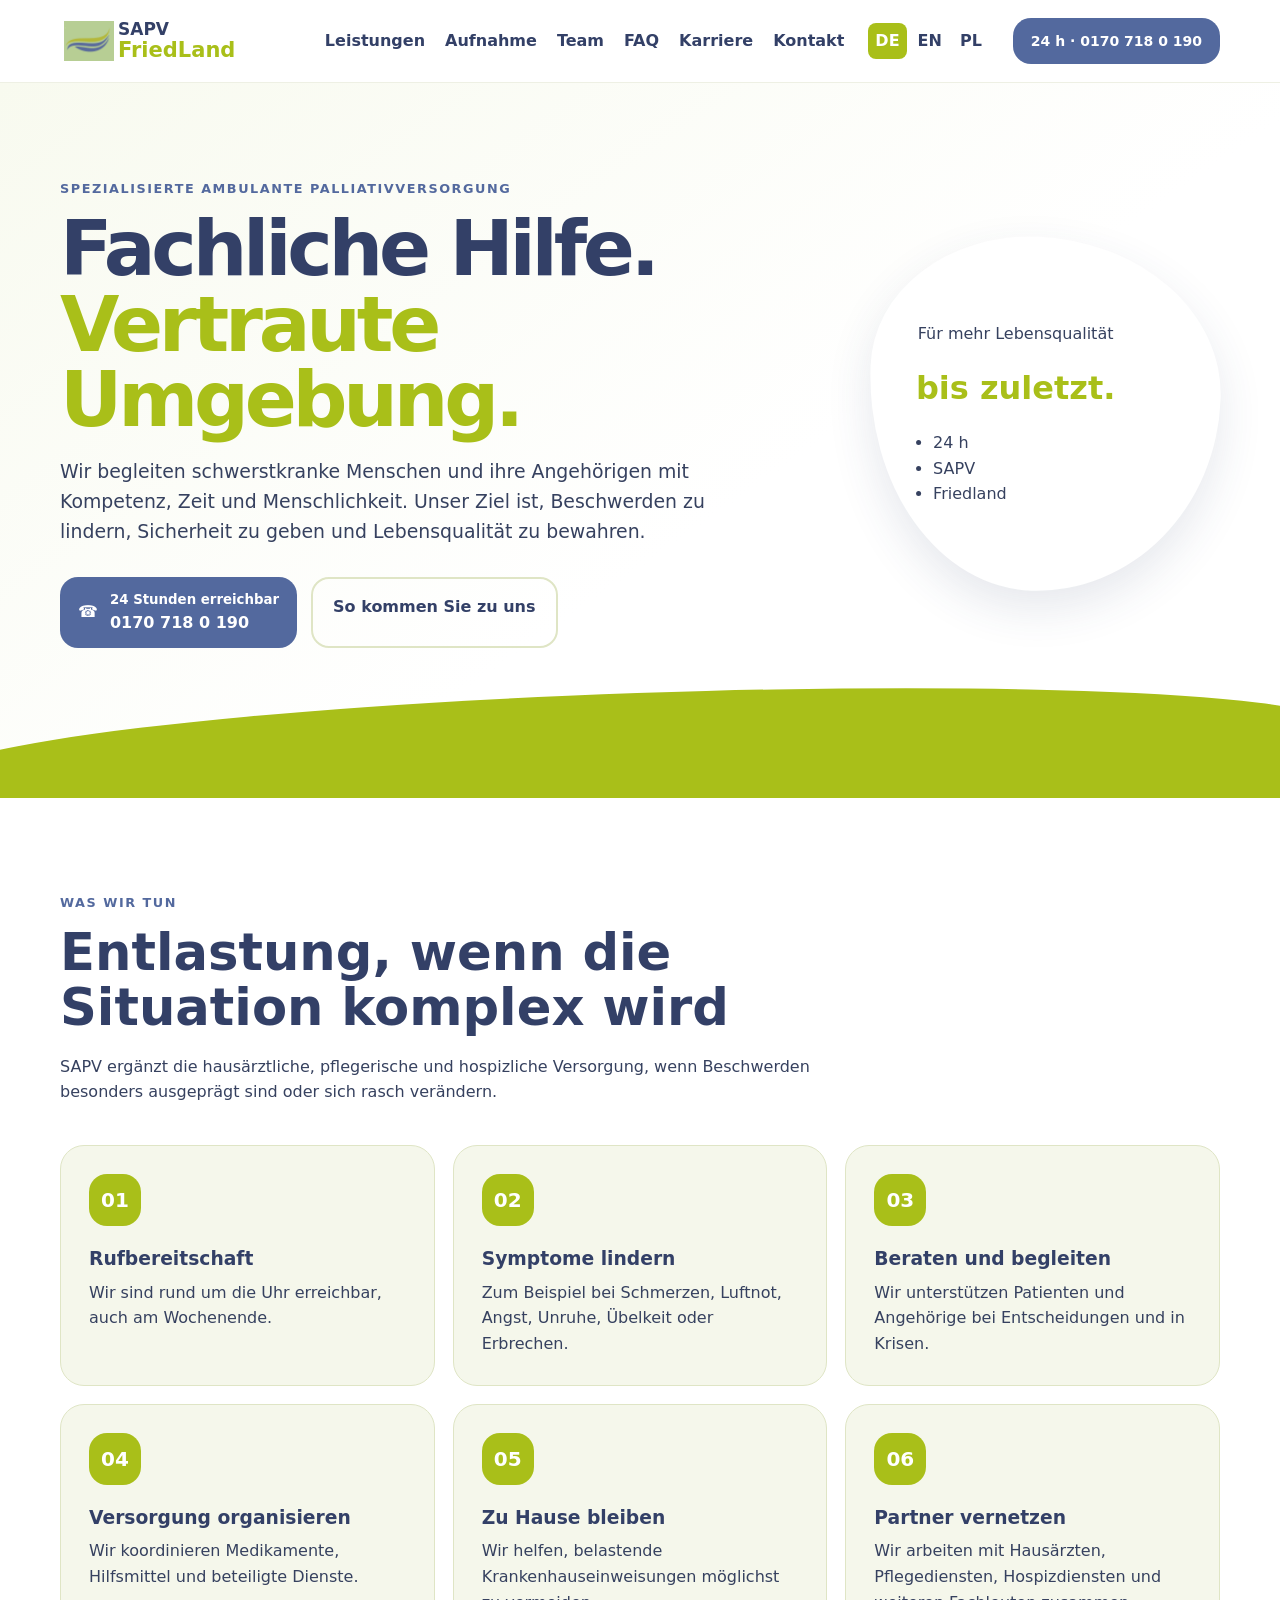
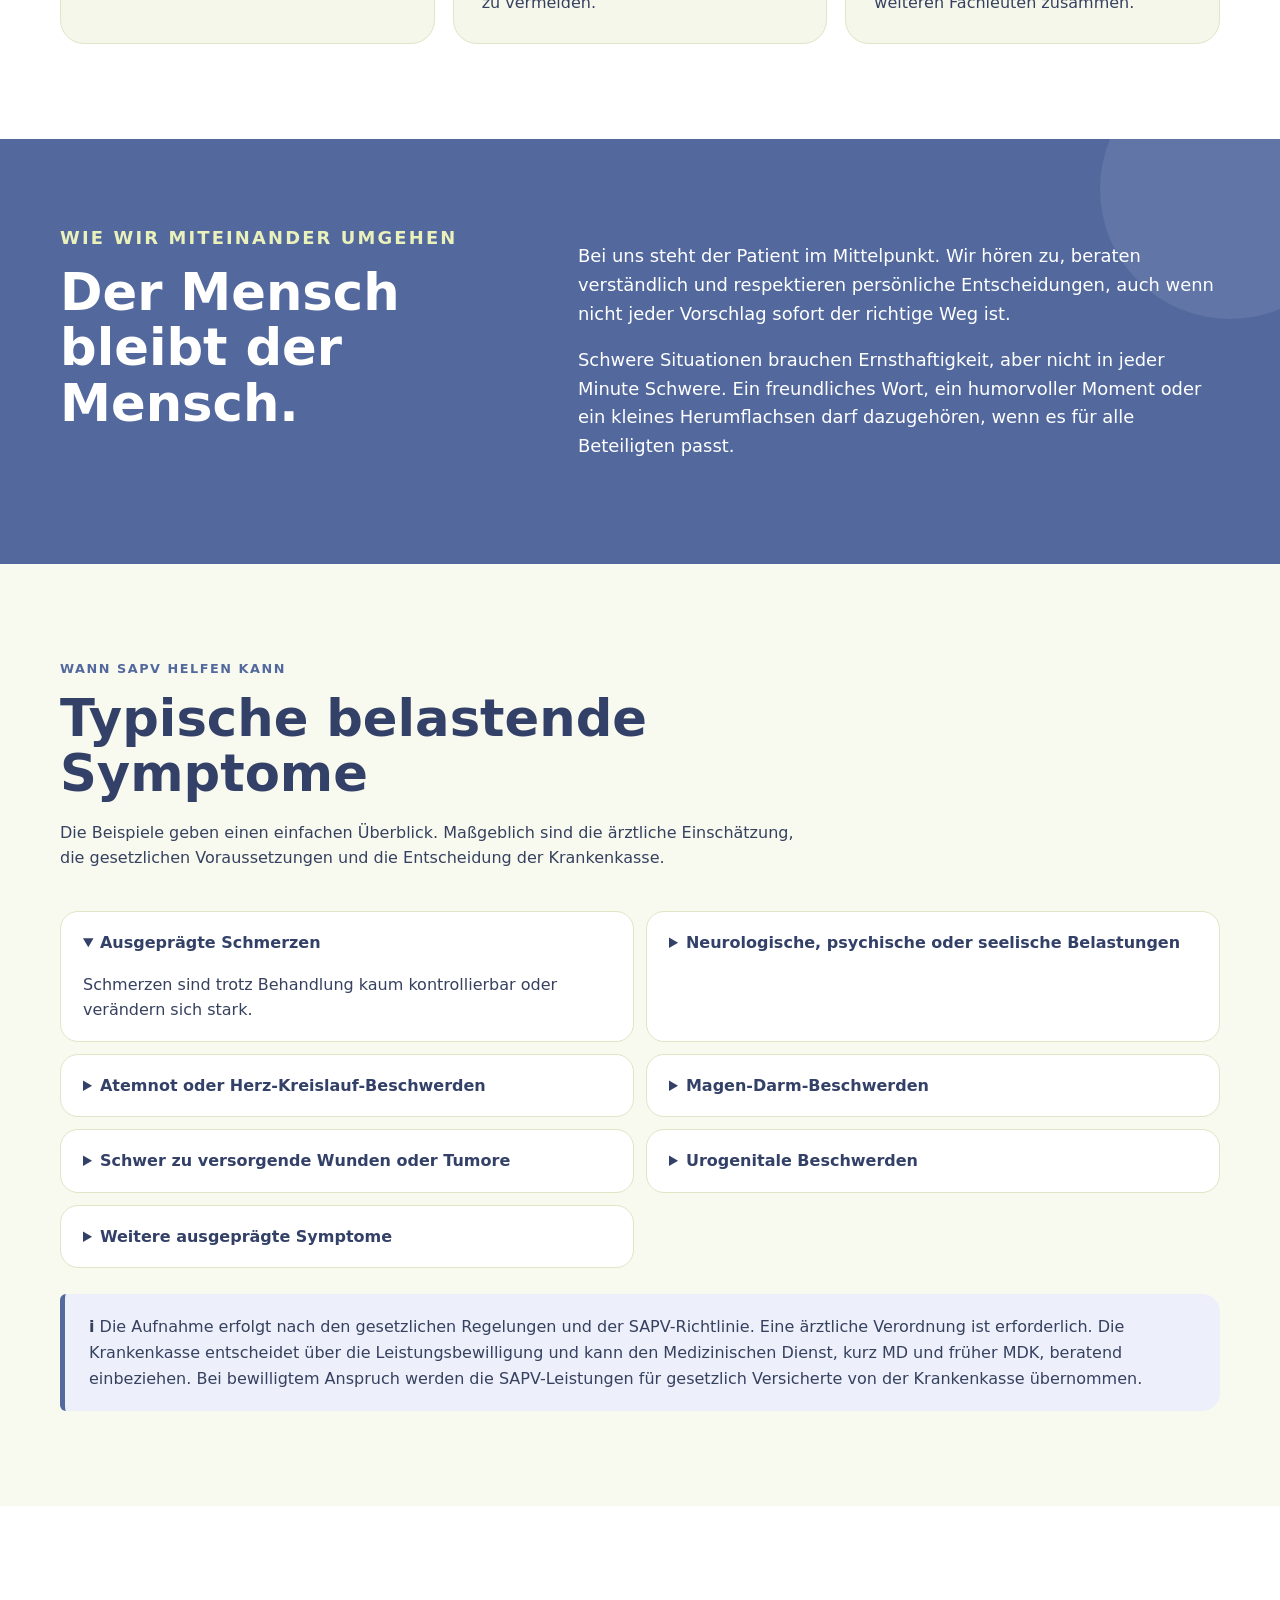
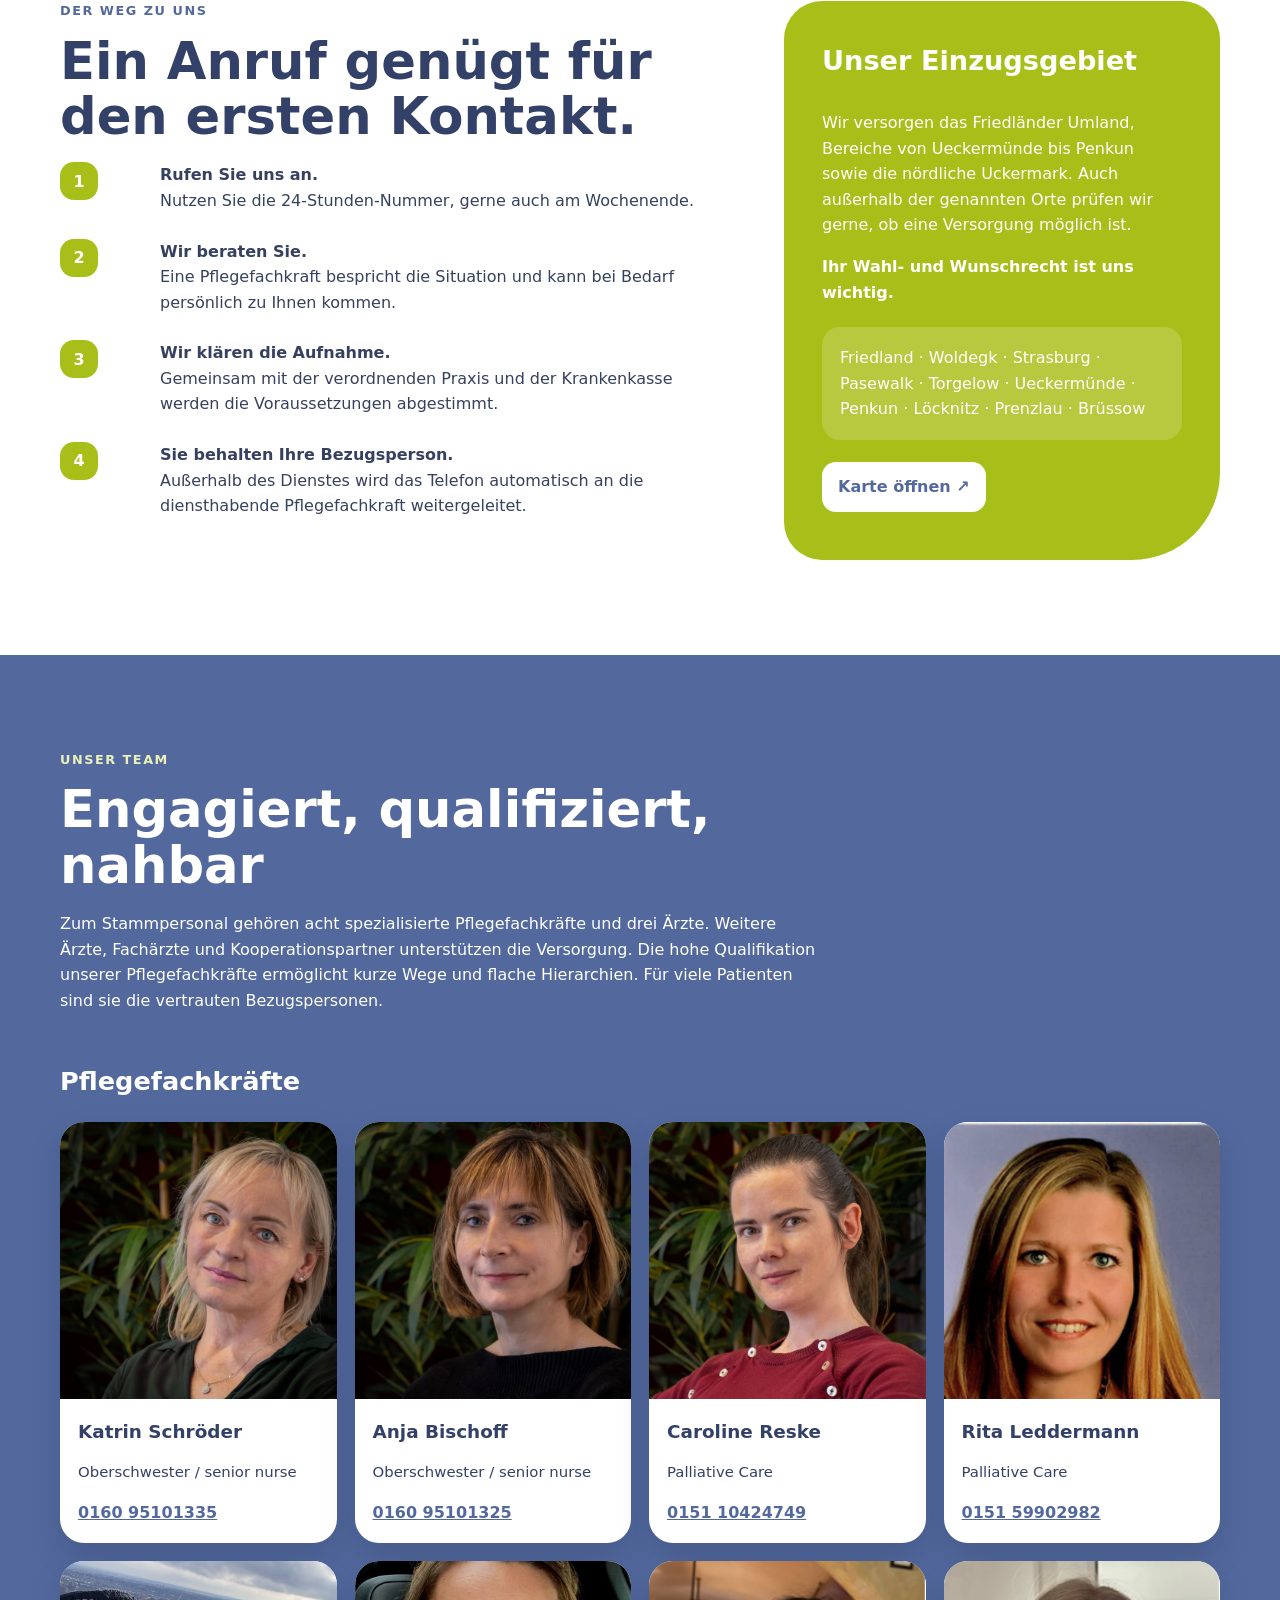
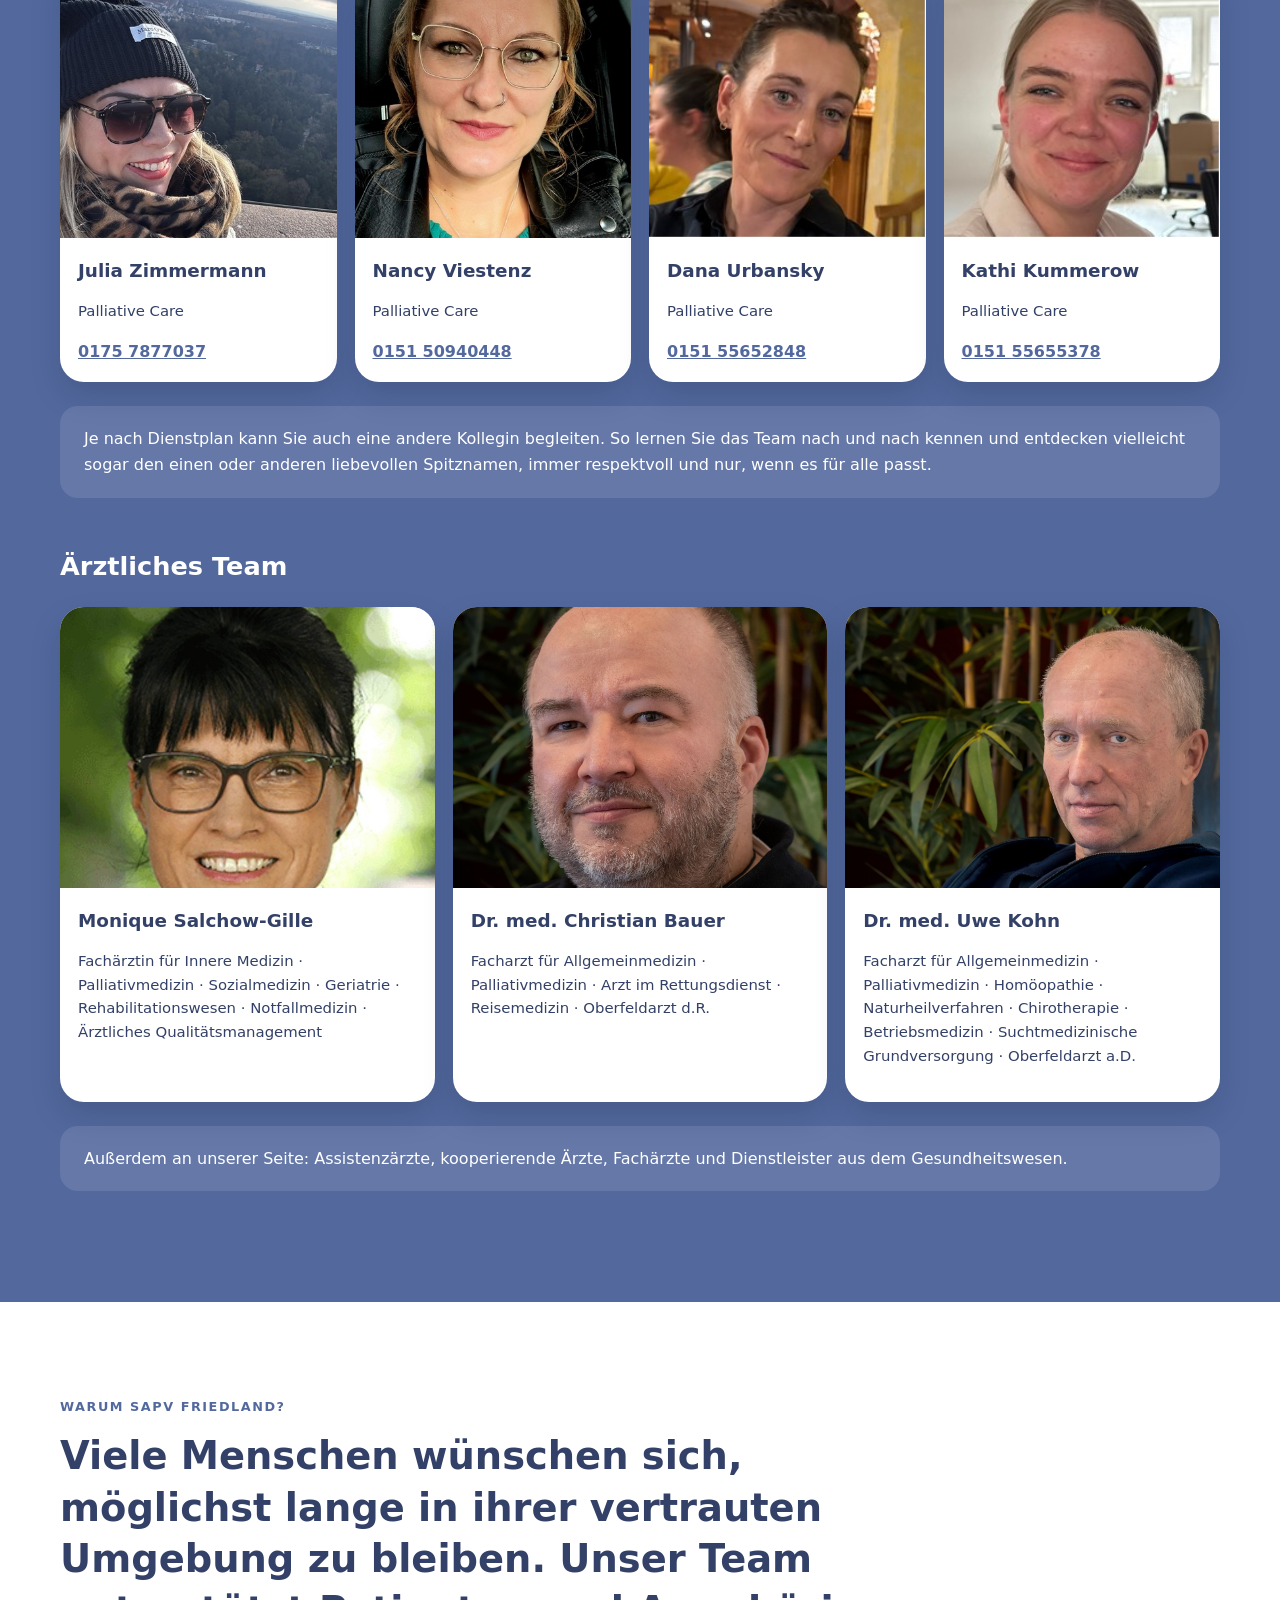
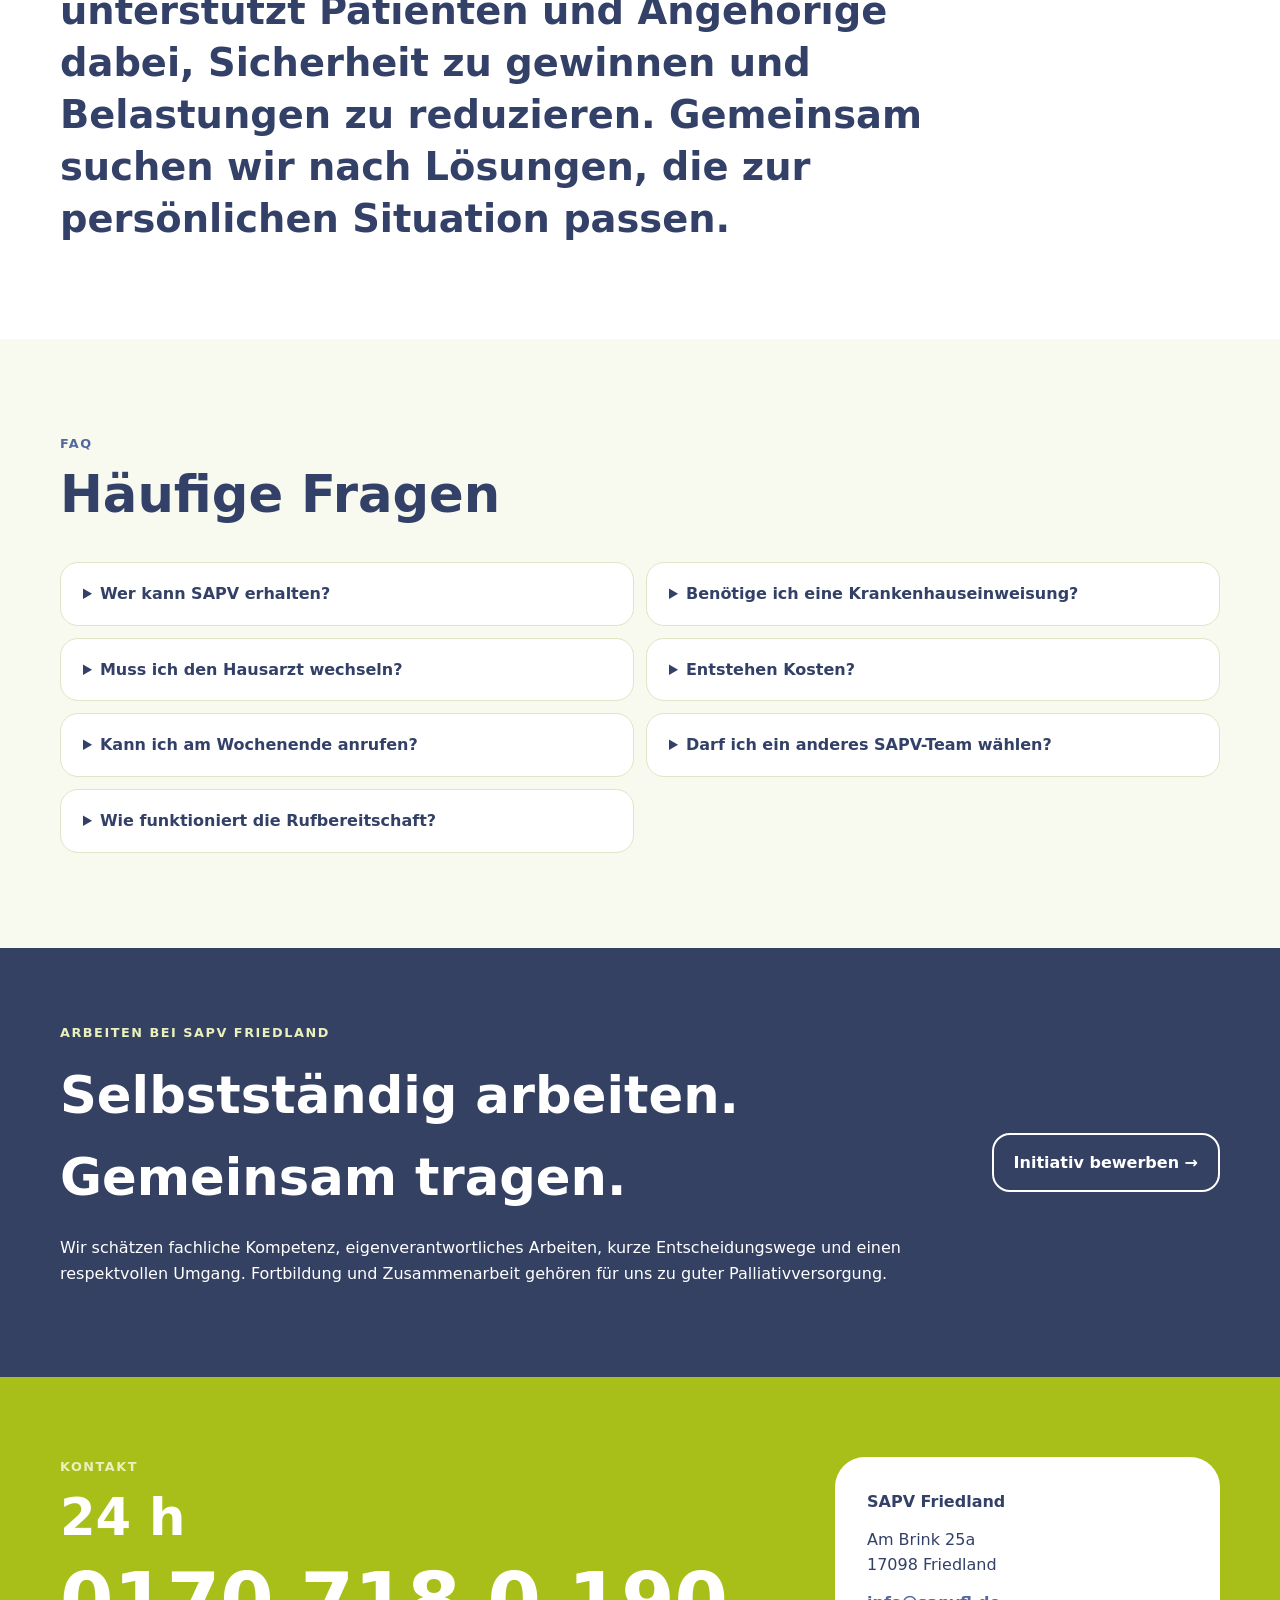
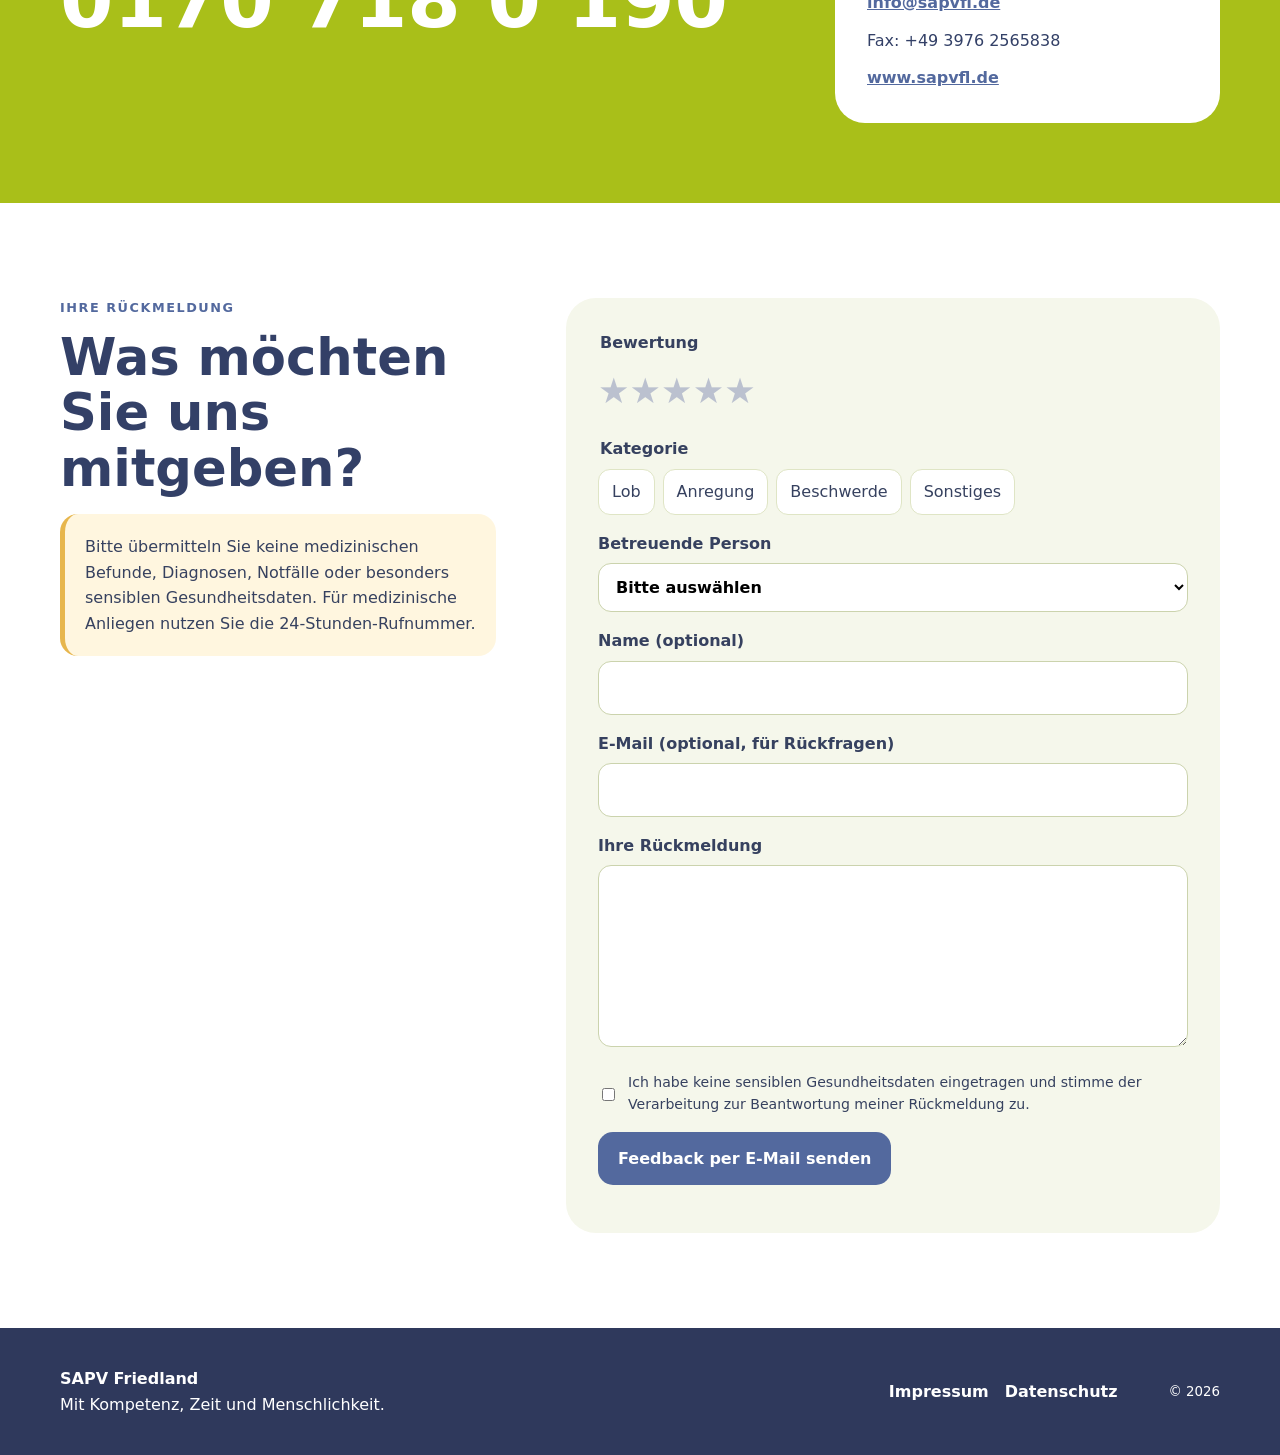
<file: index.html>
<!doctype html><html lang="de"><head><meta charset="utf-8"><meta name="viewport" content="width=device-width,initial-scale=1"><meta name="description" content="SAPV Friedland"><meta name="theme-color" content="#a9bf19"><title>SAPV Friedland | Palliativversorgung zu Hause</title><link rel="alternate" hreflang="de" href="index.html"><link rel="alternate" hreflang="en" href="en/index.html"><link rel="alternate" hreflang="pl" href="pl/index.html"><link rel="icon" href="assets/logo-sapv.png"><link rel="stylesheet" href="styles.css"></head><body><a class="skip" href="#main">Skip</a>
<header class="topbar"><div class="shell nav"><a class="brand" href="#start"><img src="assets/logo-sapv.png" alt="SAPV Friedland"><span><b>SAPV</b><strong>FriedLand</strong></span></a><button class="menu" aria-expanded="false">☰</button><nav><a href="#services">Leistungen</a><a href="#admission">Aufnahme</a><a href="#team">Team</a><a href="#faq">FAQ</a><a href="#career">Karriere</a><a href="#contact">Kontakt</a></nav><div class="langs"><a class="active" href="index.html">DE</a><a class="" href="en/index.html">EN</a><a class="" href="pl/index.html">PL</a></div><a class="call small" href="tel:+491707180190">24 h · 0170 718 0 190</a></div></header>
<main id="main"><section id="start" class="hero"><div class="shell hero-grid"><div><p class="eyebrow">Spezialisierte ambulante Palliativversorgung</p><h1>Fachliche Hilfe.<br><span>Vertraute Umgebung.</span></h1><p class="lead">Wir begleiten schwerstkranke Menschen und ihre Angehörigen mit Kompetenz, Zeit und Menschlichkeit. Unser Ziel ist, Beschwerden zu lindern, Sicherheit zu geben und Lebensqualität zu bewahren.</p><div class="actions"><a class="call" href="tel:+491707180190"><span>☎</span><span><small>24 Stunden erreichbar</small>0170 718 0 190</span></a><a class="soft" href="#route">So kommen Sie zu uns</a></div></div><aside class="promise"><p>Für mehr Lebensqualität</p><h2>bis zuletzt.</h2><ul><li>24 h</li><li>SAPV</li><li>Friedland</li></ul></aside></div><div class="wave"></div></section>
<section id="services" class="section"><div class="shell"><header class="section-head"><p class="eyebrow">Was wir tun</p><h2>Entlastung, wenn die Situation komplex wird</h2><p>SAPV ergänzt die hausärztliche, pflegerische und hospizliche Versorgung, wenn Beschwerden besonders ausgeprägt sind oder sich rasch verändern.</p></header><div class="service-grid"><article class="service"><span>01</span><h3>Rufbereitschaft</h3><p>Wir sind rund um die Uhr erreichbar, auch am Wochenende.</p></article><article class="service"><span>02</span><h3>Symptome lindern</h3><p>Zum Beispiel bei Schmerzen, Luftnot, Angst, Unruhe, Übelkeit oder Erbrechen.</p></article><article class="service"><span>03</span><h3>Beraten und begleiten</h3><p>Wir unterstützen Patienten und Angehörige bei Entscheidungen und in Krisen.</p></article><article class="service"><span>04</span><h3>Versorgung organisieren</h3><p>Wir koordinieren Medikamente, Hilfsmittel und beteiligte Dienste.</p></article><article class="service"><span>05</span><h3>Zu Hause bleiben</h3><p>Wir helfen, belastende Krankenhauseinweisungen möglichst zu vermeiden.</p></article><article class="service"><span>06</span><h3>Partner vernetzen</h3><p>Wir arbeiten mit Hausärzten, Pflegediensten, Hospizdiensten und weiteren Fachleuten zusammen.</p></article></div></div></section>
<section class="spirit"><div class="shell spirit-grid"><div><p class="eyebrow pale">Wie wir miteinander umgehen</p><h2>Der Mensch bleibt der Mensch.</h2></div><div><p>Bei uns steht der Patient im Mittelpunkt. Wir hören zu, beraten verständlich und respektieren persönliche Entscheidungen, auch wenn nicht jeder Vorschlag sofort der richtige Weg ist.</p><p>Schwere Situationen brauchen Ernsthaftigkeit, aber nicht in jeder Minute Schwere. Ein freundliches Wort, ein humorvoller Moment oder ein kleines Herumflachsen darf dazugehören, wenn es für alle Beteiligten passt.</p></div></div></section>
<section id="admission" class="section tint"><div class="shell"><header class="section-head"><p class="eyebrow">Wann SAPV helfen kann</p><h2>Typische belastende Symptome</h2><p>Die Beispiele geben einen einfachen Überblick. Maßgeblich sind die ärztliche Einschätzung, die gesetzlichen Voraussetzungen und die Entscheidung der Krankenkasse.</p></header><div class="accordion"><details open><summary>Ausgeprägte Schmerzen</summary><p>Schmerzen sind trotz Behandlung kaum kontrollierbar oder verändern sich stark.</p></details><details><summary>Neurologische, psychische oder seelische Belastungen</summary><p>Zum Beispiel Verwirrtheit, Angst, Unruhe, Krampfanfälle oder starke seelische Belastung.</p></details><details><summary>Atemnot oder Herz-Kreislauf-Beschwerden</summary><p>Zum Beispiel Atemnot, Erstickungsangst, Brustenge oder belastende Kreislaufprobleme.</p></details><details><summary>Magen-Darm-Beschwerden</summary><p>Zum Beispiel Übelkeit, Erbrechen, Darmverschluss, Schluckprobleme oder belastender Bauchwasserdruck.</p></details><details><summary>Schwer zu versorgende Wunden oder Tumore</summary><p>Zum Beispiel offene, riechende, blutende oder aufwändig zu versorgende Wunden.</p></details><details><summary>Urogenitale Beschwerden</summary><p>Zum Beispiel Probleme beim Wasserlassen, Blutungen, Fisteln oder schwere Nierenprobleme.</p></details><details><summary>Weitere ausgeprägte Symptome</summary><p>Zum Beispiel starker Juckreiz, Stoffwechselentgleisungen oder belastender Schluckauf.</p></details></div><div class="note"><b>i</b> Die Aufnahme erfolgt nach den gesetzlichen Regelungen und der SAPV-Richtlinie. Eine ärztliche Verordnung ist erforderlich. Die Krankenkasse entscheidet über die Leistungsbewilligung und kann den Medizinischen Dienst, kurz MD und früher MDK, beratend einbeziehen. Bei bewilligtem Anspruch werden die SAPV-Leistungen für gesetzlich Versicherte von der Krankenkasse übernommen.</div></div></section>
<section id="route" class="section"><div class="shell route-grid"><div><p class="eyebrow">Der Weg zu uns</p><h2>Ein Anruf genügt für den ersten Kontakt.</h2><ol class="steps"><li><b>Rufen Sie uns an.</b><span>Nutzen Sie die 24-Stunden-Nummer, gerne auch am Wochenende.</span></li><li><b>Wir beraten Sie.</b><span>Eine Pflegefachkraft bespricht die Situation und kann bei Bedarf persönlich zu Ihnen kommen.</span></li><li><b>Wir klären die Aufnahme.</b><span>Gemeinsam mit der verordnenden Praxis und der Krankenkasse werden die Voraussetzungen abgestimmt.</span></li><li><b>Sie behalten Ihre Bezugsperson.</b><span>Außerhalb des Dienstes wird das Telefon automatisch an die diensthabende Pflegefachkraft weitergeleitet.</span></li></ol></div><aside class="area"><h3>Unser Einzugsgebiet</h3><p>Wir versorgen das Friedländer Umland, Bereiche von Ueckermünde bis Penkun sowie die nördliche Uckermark. Auch außerhalb der genannten Orte prüfen wir gerne, ob eine Versorgung möglich ist.</p><strong>Ihr Wahl- und Wunschrecht ist uns wichtig.</strong><div class="places">Friedland · Woldegk · Strasburg · Pasewalk · Torgelow · Ueckermünde · Penkun · Löcknitz · Prenzlau · Brüssow</div><a class="maplink" target="_blank" rel="noopener" href="https://www.openstreetmap.org/?mlat=53.668889&amp;mlon=13.550556#map=8/53.6689/13.5506">Karte öffnen ↗</a></aside></div></section>
<section id="team" class="section teamsec"><div class="shell"><header class="section-head"><p class="eyebrow pale">Unser Team</p><h2>Engagiert, qualifiziert, nahbar</h2><p>Zum Stammpersonal gehören acht spezialisierte Pflegefachkräfte und drei Ärzte. Weitere Ärzte, Fachärzte und Kooperationspartner unterstützen die Versorgung. Die hohe Qualifikation unserer Pflegefachkräfte ermöglicht kurze Wege und flache Hierarchien. Für viele Patienten sind sie die vertrauten Bezugspersonen.</p></header><h3 class="group-title">Pflegefachkräfte</h3><div class="card-grid"><article class="person"><img src="assets/team/katrin-schroeder.jpg" alt="Portrait: Katrin Schröder" loading="lazy"><div><h4>Katrin Schröder</h4><p>Oberschwester / senior nurse</p><a href="tel:016095101335">0160 95101335</a></div></article><article class="person"><img src="assets/team/anja-bischoff.jpg" alt="Portrait: Anja Bischoff" loading="lazy"><div><h4>Anja Bischoff</h4><p>Oberschwester / senior nurse</p><a href="tel:016095101325">0160 95101325</a></div></article><article class="person"><img src="assets/team/caroline-reske.jpg" alt="Portrait: Caroline Reske" loading="lazy"><div><h4>Caroline Reske</h4><p>Palliative Care</p><a href="tel:015110424749">0151 10424749</a></div></article><article class="person"><img src="assets/team/rita-leddermann.jpg" alt="Portrait: Rita Leddermann" loading="lazy"><div><h4>Rita Leddermann</h4><p>Palliative Care</p><a href="tel:015159902982">0151 59902982</a></div></article><article class="person"><img src="assets/team/julia-zimmermann.jpg" alt="Portrait: Julia Zimmermann" loading="lazy"><div><h4>Julia Zimmermann</h4><p>Palliative Care</p><a href="tel:01757877037">0175 7877037</a></div></article><article class="person"><img src="assets/team/nancy-viestenz.jpg" alt="Portrait: Nancy Viestenz" loading="lazy"><div><h4>Nancy Viestenz</h4><p>Palliative Care</p><a href="tel:015150940448">0151 50940448</a></div></article><article class="person"><img src="assets/team/dana-urbansky.jpg" alt="Portrait: Dana Urbansky" loading="lazy"><div><h4>Dana Urbansky</h4><p>Palliative Care</p><a href="tel:015155652848">0151 55652848</a></div></article><article class="person"><img src="assets/team/kathi-kummerow.jpg" alt="Portrait: Kathi Kummerow" loading="lazy"><div><h4>Kathi Kummerow</h4><p>Palliative Care</p><a href="tel:015155655378">0151 55655378</a></div></article></div><p class="team-note">Je nach Dienstplan kann Sie auch eine andere Kollegin begleiten. So lernen Sie das Team nach und nach kennen und entdecken vielleicht sogar den einen oder anderen liebevollen Spitznamen, immer respektvoll und nur, wenn es für alle passt.</p><h3 class="group-title">Ärztliches Team</h3><div class="card-grid doctors"><article class="person doctor"><img src="assets/team/monique-salchow-gille.jpg" alt="Portrait: Monique Salchow-Gille" loading="lazy"><div><h4>Monique Salchow-Gille</h4><p>Fachärztin für Innere Medizin · Palliativmedizin · Sozialmedizin · Geriatrie · Rehabilitationswesen · Notfallmedizin · Ärztliches Qualitätsmanagement</p></div></article><article class="person doctor"><img src="assets/team/christian-bauer.jpg" alt="Portrait: Dr. med. Christian Bauer" loading="lazy"><div><h4>Dr. med. Christian Bauer</h4><p>Facharzt für Allgemeinmedizin · Palliativmedizin · Arzt im Rettungsdienst · Reisemedizin · Oberfeldarzt d.R.</p></div></article><article class="person doctor"><img src="assets/team/uwe-kohn.jpg" alt="Portrait: Dr. med. Uwe Kohn" loading="lazy"><div><h4>Dr. med. Uwe Kohn</h4><p>Facharzt für Allgemeinmedizin · Palliativmedizin · Homöopathie · Naturheilverfahren · Chirotherapie · Betriebsmedizin · Suchtmedizinische Grundversorgung · Oberfeldarzt a.D.</p></div></article></div><p class="team-note">Außerdem an unserer Seite: Assistenzärzte, kooperierende Ärzte, Fachärzte und Dienstleister aus dem Gesundheitswesen.</p></div></section>
<section class="section why"><div class="shell"><p class="eyebrow">Warum SAPV Friedland?</p><blockquote>Viele Menschen wünschen sich, möglichst lange in ihrer vertrauten Umgebung zu bleiben. Unser Team unterstützt Patienten und Angehörige dabei, Sicherheit zu gewinnen und Belastungen zu reduzieren. Gemeinsam suchen wir nach Lösungen, die zur persönlichen Situation passen.</blockquote></div></section>
<section id="faq" class="section tint"><div class="shell"><header class="section-head"><p class="eyebrow">FAQ</p><h2>Häufige Fragen</h2></header><div class="accordion faq"><details><summary>Wer kann SAPV erhalten?</summary><p>Menschen mit einer nicht heilbaren, fortschreitenden Erkrankung, begrenzter Lebenserwartung und besonders aufwändigem Versorgungsbedarf können SAPV erhalten. Die konkrete Prüfung erfolgt im Einzelfall.</p></details><details><summary>Benötige ich eine Krankenhauseinweisung?</summary><p>Nein. SAPV wird ambulant erbracht und soll die Versorgung in der vertrauten Umgebung unterstützen.</p></details><details><summary>Muss ich den Hausarzt wechseln?</summary><p>Nein. SAPV ergänzt die bestehende Versorgung und stimmt sich mit den beteiligten Behandlern ab.</p></details><details><summary>Entstehen Kosten?</summary><p>Bei bewilligtem Anspruch werden die SAPV-Leistungen für gesetzlich Versicherte von der Krankenkasse übernommen.</p></details><details><summary>Kann ich am Wochenende anrufen?</summary><p>Ja. Unsere 24-Stunden-Rufnummer ist auch am Wochenende erreichbar.</p></details><details><summary>Darf ich ein anderes SAPV-Team wählen?</summary><p>Das Wahl- und Wunschrecht ist uns wichtig. Bitte klären Sie die konkrete Versorgung und das Einzugsgebiet mit Ihrer Krankenkasse und dem gewünschten Team.</p></details><details><summary>Wie funktioniert die Rufbereitschaft?</summary><p>Sie rufen die zentrale Nummer an. Bei persönlichen Diensttelefonen erfolgt außerhalb des Dienstes die automatische Weiterleitung an die diensthabende Pflegefachkraft.</p></details></div></div></section>
<section id="career" class="career"><div class="shell career-grid"><div><p class="eyebrow pale">Arbeiten bei SAPV Friedland</p><h2>Selbstständig arbeiten. Gemeinsam tragen.</h2><p>Wir schätzen fachliche Kompetenz, eigenverantwortliches Arbeiten, kurze Entscheidungswege und einen respektvollen Umgang. Fortbildung und Zusammenarbeit gehören für uns zu guter Palliativversorgung.</p></div><a class="soft light" href="mailto:info@sapvfl.de?subject=Arbeiten bei SAPV Friedland">Initiativ bewerben →</a></div></section>
<section id="contact" class="contact"><div class="shell contact-grid"><div><p class="eyebrow pale">Kontakt</p><h2>24 h</h2><a class="bigphone" href="tel:+491707180190">0170 718 0 190</a></div><address><b>SAPV Friedland</b><span>Am Brink 25a<br>17098 Friedland</span><a href="mailto:info@sapvfl.de">info@sapvfl.de</a><span>Fax: +49 3976 2565838</span><a href="http://www.sapvfl.de/">www.sapvfl.de</a></address></div></section>
<section id="feedback" class="section"><div class="shell feedback-grid"><div><p class="eyebrow">Ihre Rückmeldung</p><h2>Was möchten Sie uns mitgeben?</h2><div class="warning">Bitte übermitteln Sie keine medizinischen Befunde, Diagnosen, Notfälle oder besonders sensiblen Gesundheitsdaten. Für medizinische Anliegen nutzen Sie die 24-Stunden-Rufnummer.</div></div><form id="feedbackForm"><fieldset><legend>Bewertung</legend><div class="stars" role="radiogroup"><label><input type="radio" name="rating" value="1" required><span>★</span><small>1</small></label><label><input type="radio" name="rating" value="2" required><span>★</span><small>2</small></label><label><input type="radio" name="rating" value="3" required><span>★</span><small>3</small></label><label><input type="radio" name="rating" value="4" required><span>★</span><small>4</small></label><label><input type="radio" name="rating" value="5" required><span>★</span><small>5</small></label></div></fieldset><fieldset><legend>Kategorie</legend><div class="categories"><label><input type="radio" name="category" value="Lob" required><span>Lob</span></label><label><input type="radio" name="category" value="Anregung" required><span>Anregung</span></label><label><input type="radio" name="category" value="Beschwerde" required><span>Beschwerde</span></label><label><input type="radio" name="category" value="Sonstiges" required><span>Sonstiges</span></label></div></fieldset><label>Betreuende Person<select name="staff"><option value="">Bitte auswählen</option><option>Katrin Schröder</option><option>Anja Bischoff</option><option>Caroline Reske</option><option>Rita Leddermann</option><option>Julia Zimmermann</option><option>Nancy Viestenz</option><option>Dana Urbansky</option><option>Kathi Kummerow</option><option>Monique Salchow-Gille</option><option>Dr. med. Christian Bauer</option><option>Dr. med. Uwe Kohn</option></select></label><label>Name (optional)<input name="name" autocomplete="name"></label><label>E-Mail (optional, für Rückfragen)<input name="email" type="email" autocomplete="email"></label><label>Ihre Rückmeldung<textarea name="message" rows="6" required minlength="10"></textarea></label><label class="check"><input type="checkbox" required><span>Ich habe keine sensiblen Gesundheitsdaten eingetragen und stimme der Verarbeitung zur Beantwortung meiner Rückmeldung zu.</span></label><button type="submit">Feedback per E-Mail senden</button><p id="formStatus" role="status"></p></form></div></section></main>
<footer><div class="shell footer"><div><b>SAPV Friedland</b><span>Mit Kompetenz, Zeit und Menschlichkeit.</span></div><div><a href="impressum.html">Impressum</a><a href="datenschutz.html">Datenschutz</a></div><small>© <span id="year"></span></small></div></footer><a class="floating" href="tel:+491707180190">☎ 24 h</a><script src="script.js"></script></body></html>
</file>
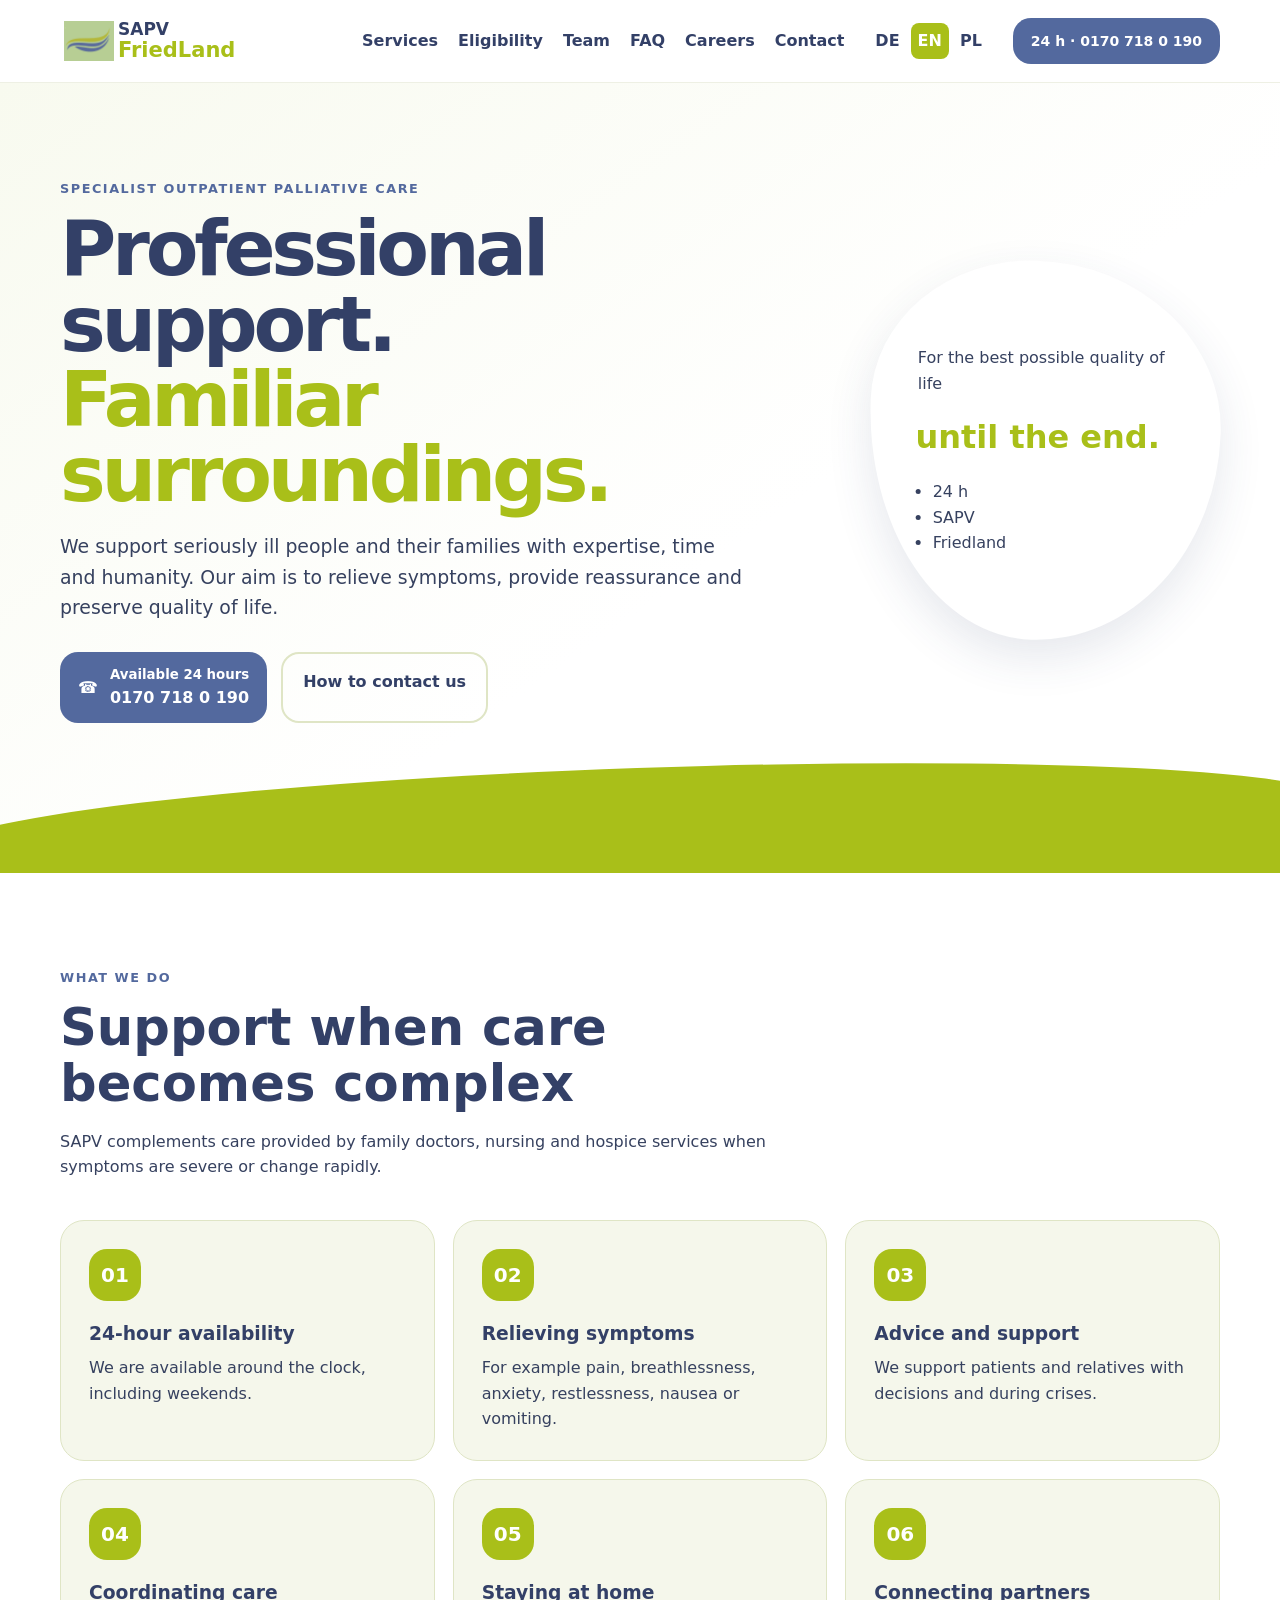
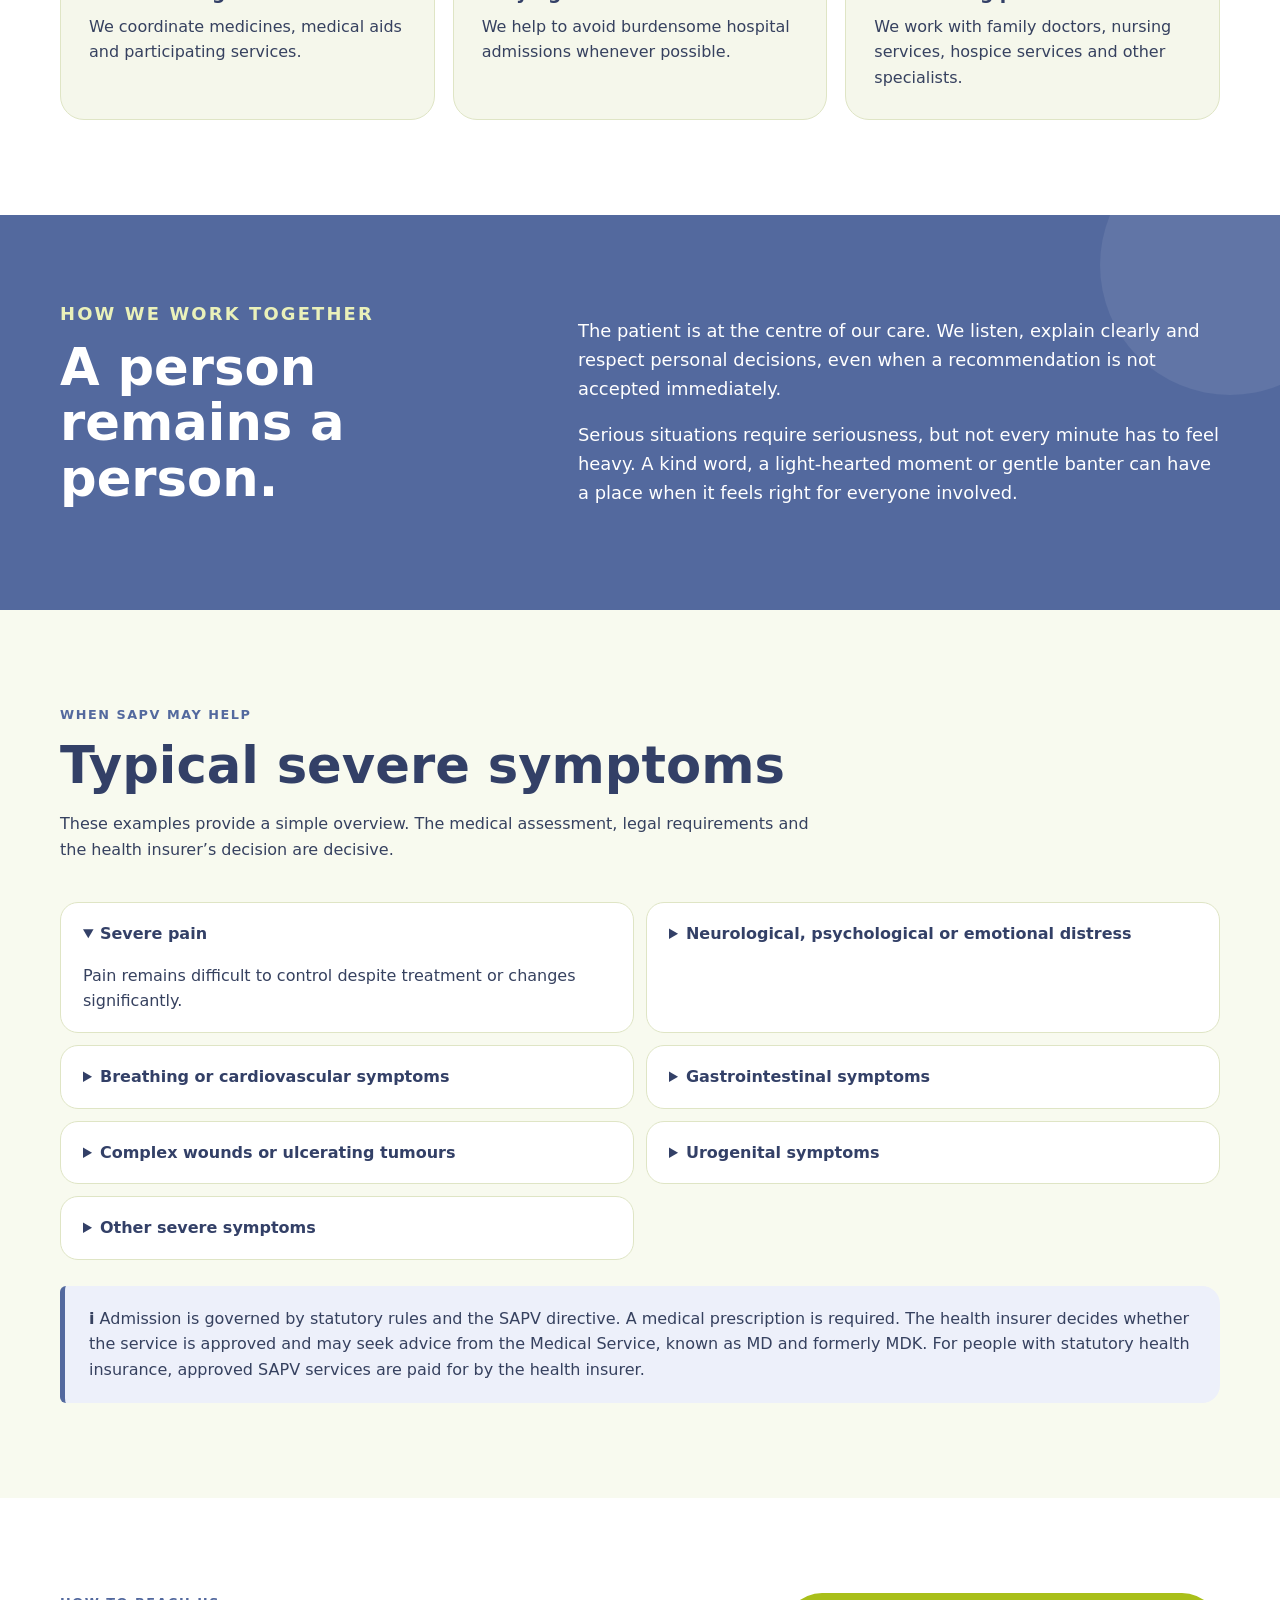
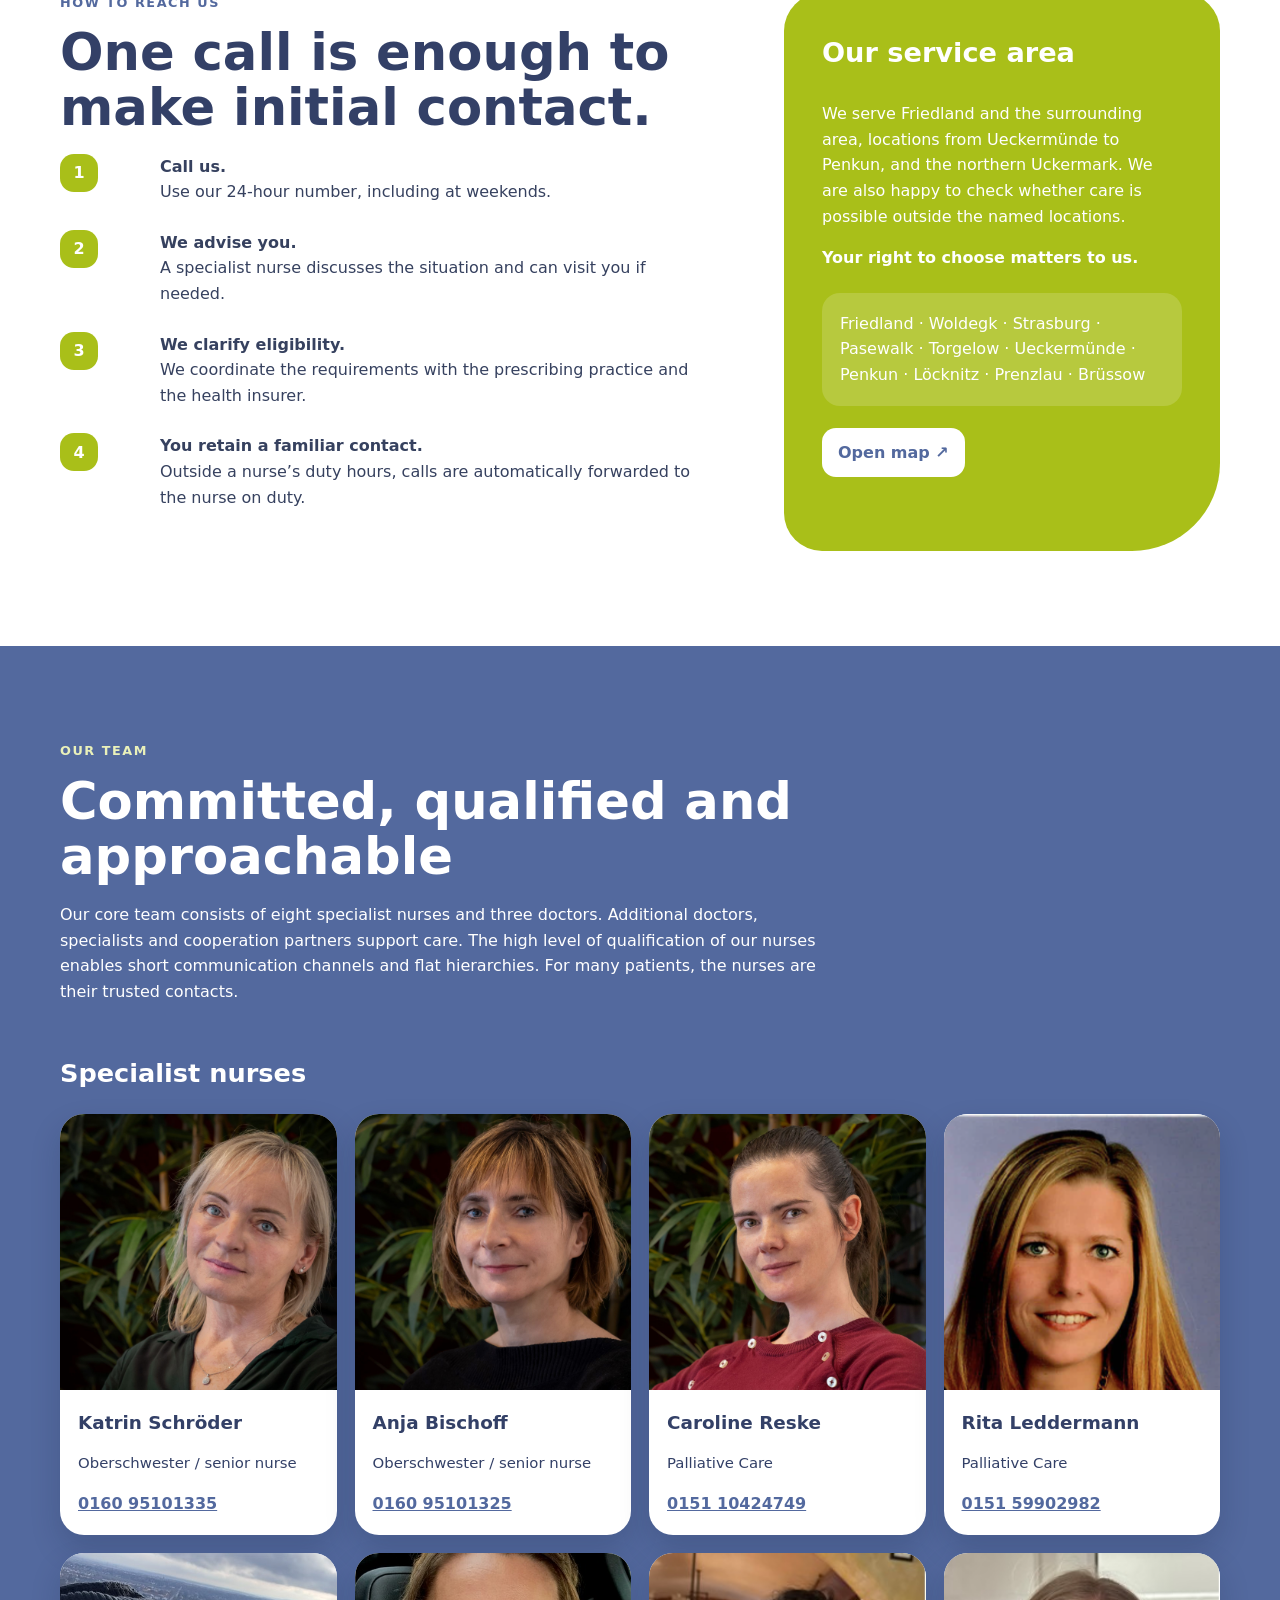
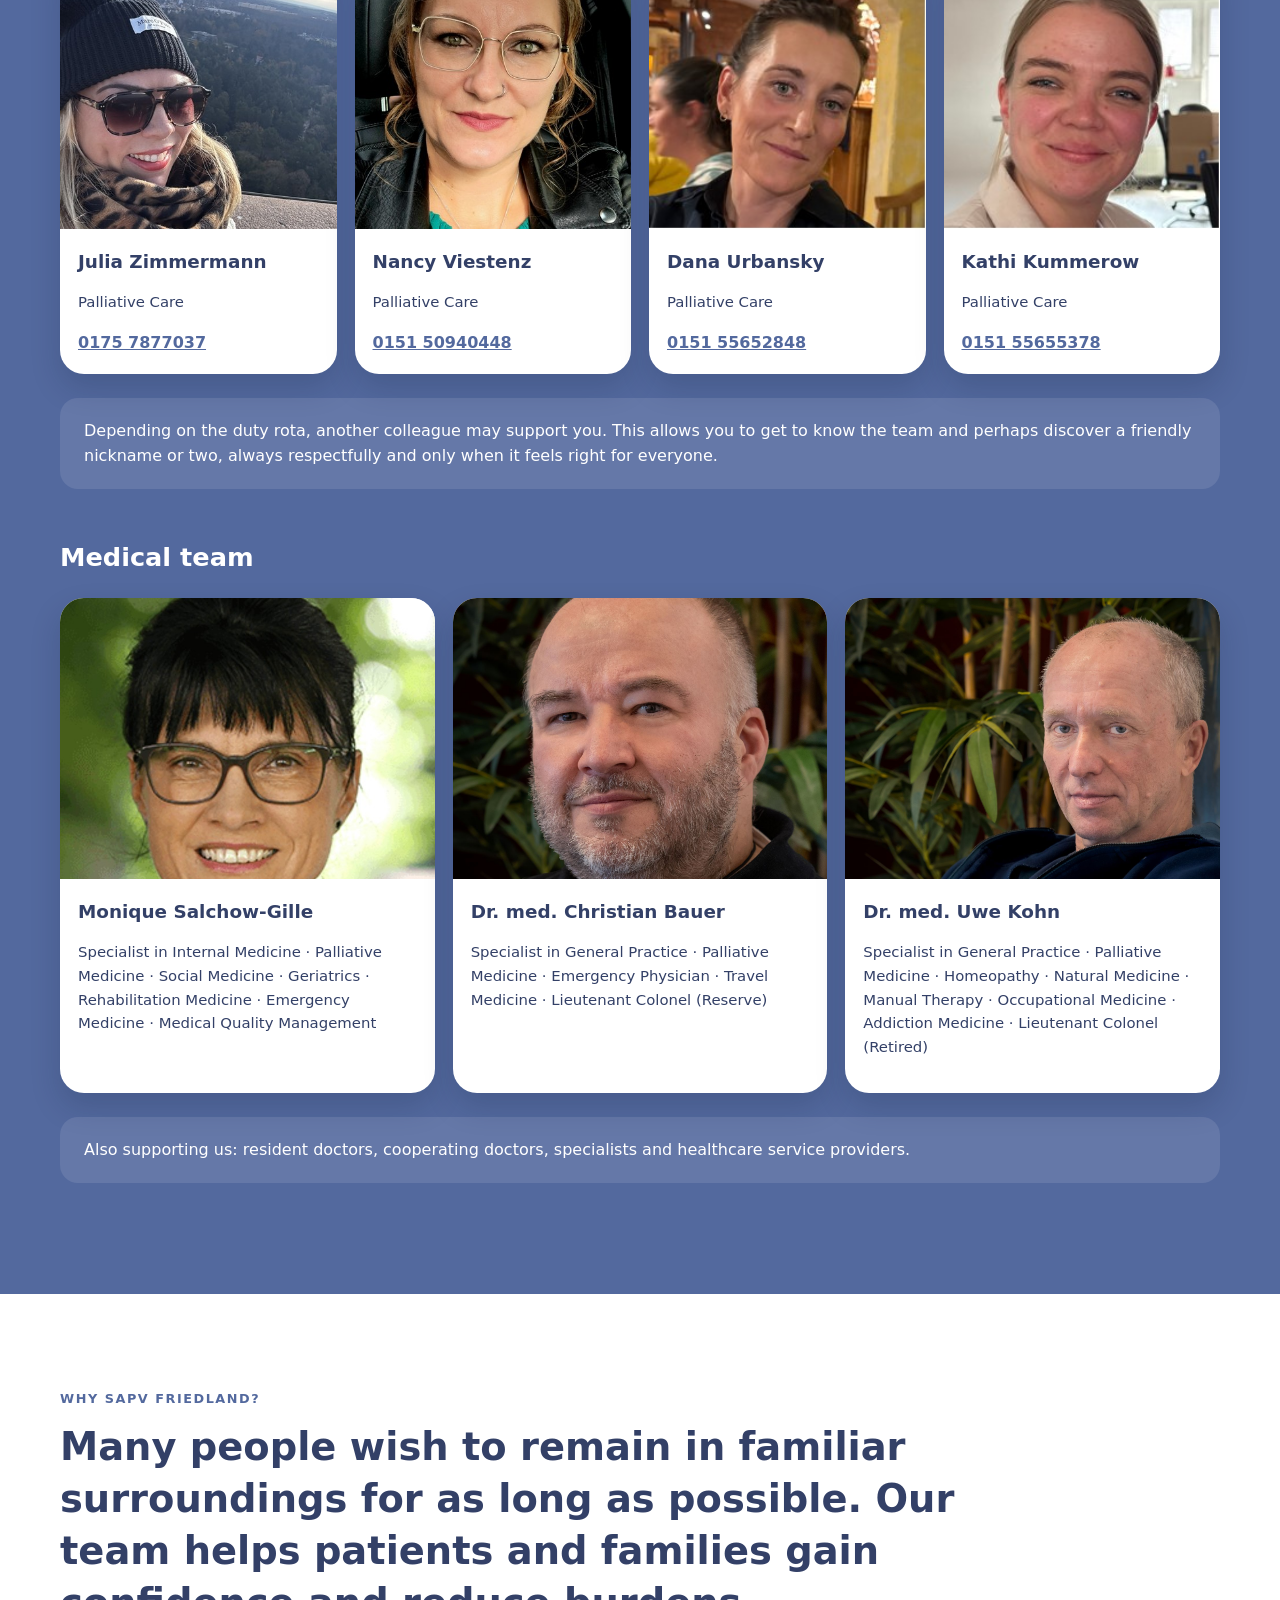
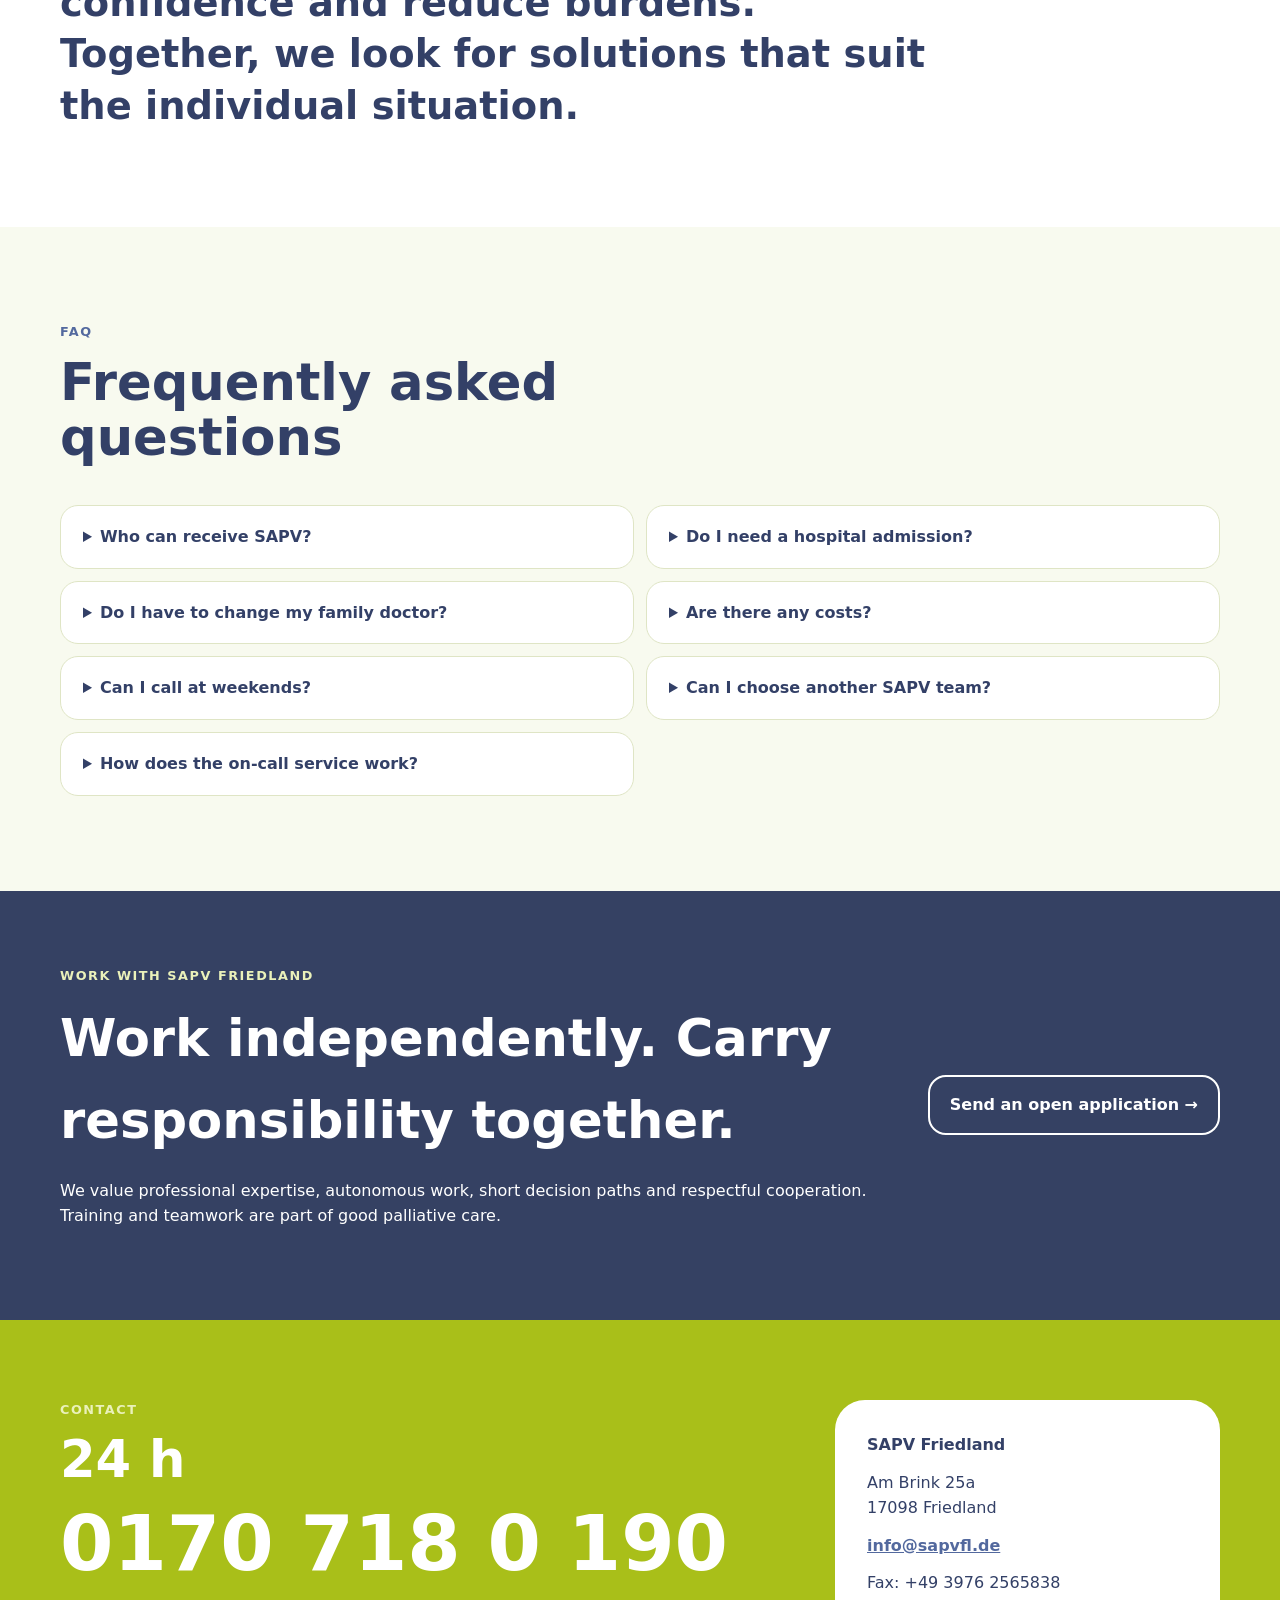
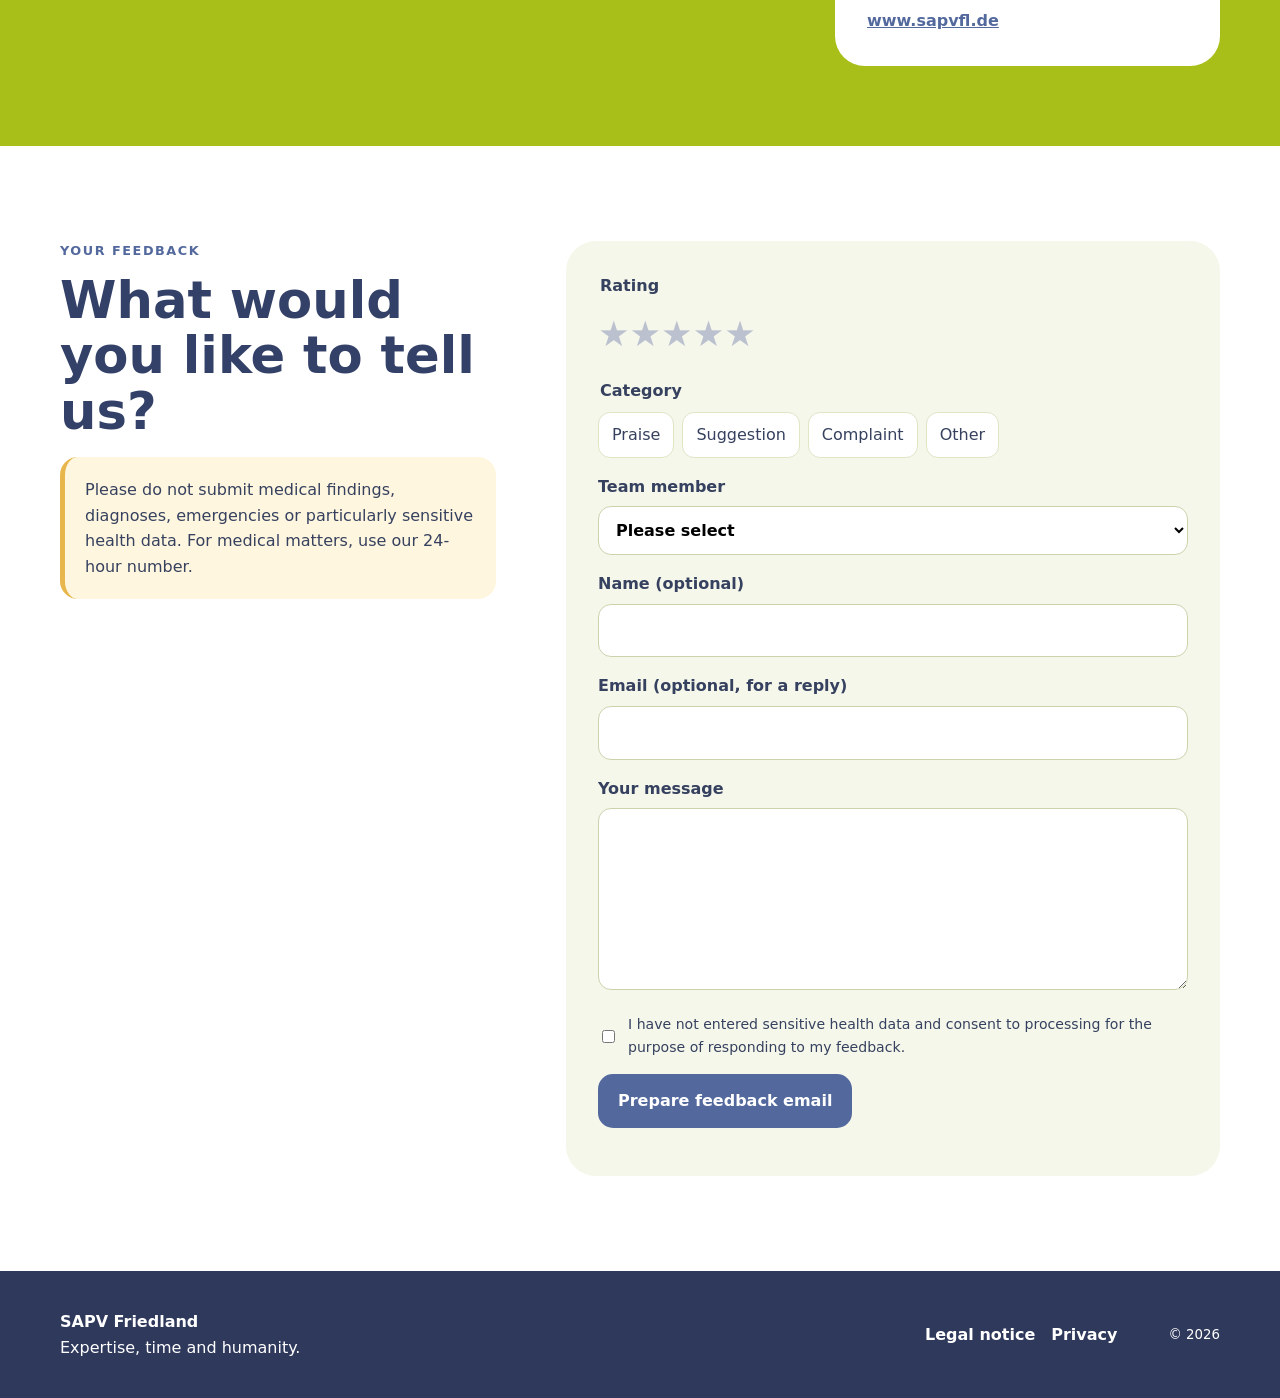
<file: en/index.html>
<!doctype html><html lang="en"><head><meta charset="utf-8"><meta name="viewport" content="width=device-width,initial-scale=1"><meta name="description" content="SAPV Friedland"><meta name="theme-color" content="#a9bf19"><title>SAPV Friedland | Specialist palliative care at home</title><link rel="alternate" hreflang="de" href="../index.html"><link rel="alternate" hreflang="en" href="../en/index.html"><link rel="alternate" hreflang="pl" href="../pl/index.html"><link rel="icon" href="../assets/logo-sapv.png"><link rel="stylesheet" href="../styles.css"></head><body><a class="skip" href="#main">Skip</a>
<header class="topbar"><div class="shell nav"><a class="brand" href="#start"><img src="../assets/logo-sapv.png" alt="SAPV Friedland"><span><b>SAPV</b><strong>FriedLand</strong></span></a><button class="menu" aria-expanded="false">☰</button><nav><a href="#services">Services</a><a href="#admission">Eligibility</a><a href="#team">Team</a><a href="#faq">FAQ</a><a href="#career">Careers</a><a href="#contact">Contact</a></nav><div class="langs"><a class="" href="../index.html">DE</a><a class="active" href="../en/index.html">EN</a><a class="" href="../pl/index.html">PL</a></div><a class="call small" href="tel:+491707180190">24 h · 0170 718 0 190</a></div></header>
<main id="main"><section id="start" class="hero"><div class="shell hero-grid"><div><p class="eyebrow">Specialist outpatient palliative care</p><h1>Professional support.<br><span>Familiar surroundings.</span></h1><p class="lead">We support seriously ill people and their families with expertise, time and humanity. Our aim is to relieve symptoms, provide reassurance and preserve quality of life.</p><div class="actions"><a class="call" href="tel:+491707180190"><span>☎</span><span><small>Available 24 hours</small>0170 718 0 190</span></a><a class="soft" href="#route">How to contact us</a></div></div><aside class="promise"><p>For the best possible quality of life</p><h2>until the end.</h2><ul><li>24 h</li><li>SAPV</li><li>Friedland</li></ul></aside></div><div class="wave"></div></section>
<section id="services" class="section"><div class="shell"><header class="section-head"><p class="eyebrow">What we do</p><h2>Support when care becomes complex</h2><p>SAPV complements care provided by family doctors, nursing and hospice services when symptoms are severe or change rapidly.</p></header><div class="service-grid"><article class="service"><span>01</span><h3>24-hour availability</h3><p>We are available around the clock, including weekends.</p></article><article class="service"><span>02</span><h3>Relieving symptoms</h3><p>For example pain, breathlessness, anxiety, restlessness, nausea or vomiting.</p></article><article class="service"><span>03</span><h3>Advice and support</h3><p>We support patients and relatives with decisions and during crises.</p></article><article class="service"><span>04</span><h3>Coordinating care</h3><p>We coordinate medicines, medical aids and participating services.</p></article><article class="service"><span>05</span><h3>Staying at home</h3><p>We help to avoid burdensome hospital admissions whenever possible.</p></article><article class="service"><span>06</span><h3>Connecting partners</h3><p>We work with family doctors, nursing services, hospice services and other specialists.</p></article></div></div></section>
<section class="spirit"><div class="shell spirit-grid"><div><p class="eyebrow pale">How we work together</p><h2>A person remains a person.</h2></div><div><p>The patient is at the centre of our care. We listen, explain clearly and respect personal decisions, even when a recommendation is not accepted immediately.</p><p>Serious situations require seriousness, but not every minute has to feel heavy. A kind word, a light-hearted moment or gentle banter can have a place when it feels right for everyone involved.</p></div></div></section>
<section id="admission" class="section tint"><div class="shell"><header class="section-head"><p class="eyebrow">When SAPV may help</p><h2>Typical severe symptoms</h2><p>These examples provide a simple overview. The medical assessment, legal requirements and the health insurer’s decision are decisive.</p></header><div class="accordion"><details open><summary>Severe pain</summary><p>Pain remains difficult to control despite treatment or changes significantly.</p></details><details><summary>Neurological, psychological or emotional distress</summary><p>For example confusion, anxiety, agitation, seizures or severe emotional distress.</p></details><details><summary>Breathing or cardiovascular symptoms</summary><p>For example breathlessness, fear of suffocation, chest tightness or severe circulatory problems.</p></details><details><summary>Gastrointestinal symptoms</summary><p>For example nausea, vomiting, bowel obstruction, swallowing problems or distressing abdominal fluid pressure.</p></details><details><summary>Complex wounds or ulcerating tumours</summary><p>For example open, odorous, bleeding or difficult-to-treat wounds.</p></details><details><summary>Urogenital symptoms</summary><p>For example urinary problems, bleeding, fistulas or severe kidney problems.</p></details><details><summary>Other severe symptoms</summary><p>For example severe itching, metabolic imbalance or persistent distressing hiccups.</p></details></div><div class="note"><b>i</b> Admission is governed by statutory rules and the SAPV directive. A medical prescription is required. The health insurer decides whether the service is approved and may seek advice from the Medical Service, known as MD and formerly MDK. For people with statutory health insurance, approved SAPV services are paid for by the health insurer.</div></div></section>
<section id="route" class="section"><div class="shell route-grid"><div><p class="eyebrow">How to reach us</p><h2>One call is enough to make initial contact.</h2><ol class="steps"><li><b>Call us.</b><span>Use our 24-hour number, including at weekends.</span></li><li><b>We advise you.</b><span>A specialist nurse discusses the situation and can visit you if needed.</span></li><li><b>We clarify eligibility.</b><span>We coordinate the requirements with the prescribing practice and the health insurer.</span></li><li><b>You retain a familiar contact.</b><span>Outside a nurse’s duty hours, calls are automatically forwarded to the nurse on duty.</span></li></ol></div><aside class="area"><h3>Our service area</h3><p>We serve Friedland and the surrounding area, locations from Ueckermünde to Penkun, and the northern Uckermark. We are also happy to check whether care is possible outside the named locations.</p><strong>Your right to choose matters to us.</strong><div class="places">Friedland · Woldegk · Strasburg · Pasewalk · Torgelow · Ueckermünde · Penkun · Löcknitz · Prenzlau · Brüssow</div><a class="maplink" target="_blank" rel="noopener" href="https://www.openstreetmap.org/?mlat=53.668889&amp;mlon=13.550556#map=8/53.6689/13.5506">Open map ↗</a></aside></div></section>
<section id="team" class="section teamsec"><div class="shell"><header class="section-head"><p class="eyebrow pale">Our team</p><h2>Committed, qualified and approachable</h2><p>Our core team consists of eight specialist nurses and three doctors. Additional doctors, specialists and cooperation partners support care. The high level of qualification of our nurses enables short communication channels and flat hierarchies. For many patients, the nurses are their trusted contacts.</p></header><h3 class="group-title">Specialist nurses</h3><div class="card-grid"><article class="person"><img src="../assets/team/katrin-schroeder.jpg" alt="Portrait: Katrin Schröder" loading="lazy"><div><h4>Katrin Schröder</h4><p>Oberschwester / senior nurse</p><a href="tel:016095101335">0160 95101335</a></div></article><article class="person"><img src="../assets/team/anja-bischoff.jpg" alt="Portrait: Anja Bischoff" loading="lazy"><div><h4>Anja Bischoff</h4><p>Oberschwester / senior nurse</p><a href="tel:016095101325">0160 95101325</a></div></article><article class="person"><img src="../assets/team/caroline-reske.jpg" alt="Portrait: Caroline Reske" loading="lazy"><div><h4>Caroline Reske</h4><p>Palliative Care</p><a href="tel:015110424749">0151 10424749</a></div></article><article class="person"><img src="../assets/team/rita-leddermann.jpg" alt="Portrait: Rita Leddermann" loading="lazy"><div><h4>Rita Leddermann</h4><p>Palliative Care</p><a href="tel:015159902982">0151 59902982</a></div></article><article class="person"><img src="../assets/team/julia-zimmermann.jpg" alt="Portrait: Julia Zimmermann" loading="lazy"><div><h4>Julia Zimmermann</h4><p>Palliative Care</p><a href="tel:01757877037">0175 7877037</a></div></article><article class="person"><img src="../assets/team/nancy-viestenz.jpg" alt="Portrait: Nancy Viestenz" loading="lazy"><div><h4>Nancy Viestenz</h4><p>Palliative Care</p><a href="tel:015150940448">0151 50940448</a></div></article><article class="person"><img src="../assets/team/dana-urbansky.jpg" alt="Portrait: Dana Urbansky" loading="lazy"><div><h4>Dana Urbansky</h4><p>Palliative Care</p><a href="tel:015155652848">0151 55652848</a></div></article><article class="person"><img src="../assets/team/kathi-kummerow.jpg" alt="Portrait: Kathi Kummerow" loading="lazy"><div><h4>Kathi Kummerow</h4><p>Palliative Care</p><a href="tel:015155655378">0151 55655378</a></div></article></div><p class="team-note">Depending on the duty rota, another colleague may support you. This allows you to get to know the team and perhaps discover a friendly nickname or two, always respectfully and only when it feels right for everyone.</p><h3 class="group-title">Medical team</h3><div class="card-grid doctors"><article class="person doctor"><img src="../assets/team/monique-salchow-gille.jpg" alt="Portrait: Monique Salchow-Gille" loading="lazy"><div><h4>Monique Salchow-Gille</h4><p>Specialist in Internal Medicine · Palliative Medicine · Social Medicine · Geriatrics · Rehabilitation Medicine · Emergency Medicine · Medical Quality Management</p></div></article><article class="person doctor"><img src="../assets/team/christian-bauer.jpg" alt="Portrait: Dr. med. Christian Bauer" loading="lazy"><div><h4>Dr. med. Christian Bauer</h4><p>Specialist in General Practice · Palliative Medicine · Emergency Physician · Travel Medicine · Lieutenant Colonel (Reserve)</p></div></article><article class="person doctor"><img src="../assets/team/uwe-kohn.jpg" alt="Portrait: Dr. med. Uwe Kohn" loading="lazy"><div><h4>Dr. med. Uwe Kohn</h4><p>Specialist in General Practice · Palliative Medicine · Homeopathy · Natural Medicine · Manual Therapy · Occupational Medicine · Addiction Medicine · Lieutenant Colonel (Retired)</p></div></article></div><p class="team-note">Also supporting us: resident doctors, cooperating doctors, specialists and healthcare service providers.</p></div></section>
<section class="section why"><div class="shell"><p class="eyebrow">Why SAPV Friedland?</p><blockquote>Many people wish to remain in familiar surroundings for as long as possible. Our team helps patients and families gain confidence and reduce burdens. Together, we look for solutions that suit the individual situation.</blockquote></div></section>
<section id="faq" class="section tint"><div class="shell"><header class="section-head"><p class="eyebrow">FAQ</p><h2>Frequently asked questions</h2></header><div class="accordion faq"><details><summary>Who can receive SAPV?</summary><p>People with an incurable, progressive illness, limited life expectancy and particularly complex care needs may be eligible. Each case is assessed individually.</p></details><details><summary>Do I need a hospital admission?</summary><p>No. SAPV is outpatient care designed to support care in familiar surroundings.</p></details><details><summary>Do I have to change my family doctor?</summary><p>No. SAPV complements existing care and coordinates with the professionals already involved.</p></details><details><summary>Are there any costs?</summary><p>For people with statutory health insurance, approved SAPV services are paid for by the health insurer.</p></details><details><summary>Can I call at weekends?</summary><p>Yes. Our 24-hour number is also available at weekends.</p></details><details><summary>Can I choose another SAPV team?</summary><p>Your right to choose matters to us. Please clarify the specific service and area with your health insurer and chosen team.</p></details><details><summary>How does the on-call service work?</summary><p>Call the central number. Calls to a nurse’s personal work phone are automatically forwarded to the nurse on duty outside working hours.</p></details></div></div></section>
<section id="career" class="career"><div class="shell career-grid"><div><p class="eyebrow pale">Work with SAPV Friedland</p><h2>Work independently. Carry responsibility together.</h2><p>We value professional expertise, autonomous work, short decision paths and respectful cooperation. Training and teamwork are part of good palliative care.</p></div><a class="soft light" href="mailto:info@sapvfl.de?subject=Work with SAPV Friedland">Send an open application →</a></div></section>
<section id="contact" class="contact"><div class="shell contact-grid"><div><p class="eyebrow pale">Contact</p><h2>24 h</h2><a class="bigphone" href="tel:+491707180190">0170 718 0 190</a></div><address><b>SAPV Friedland</b><span>Am Brink 25a<br>17098 Friedland</span><a href="mailto:info@sapvfl.de">info@sapvfl.de</a><span>Fax: +49 3976 2565838</span><a href="http://www.sapvfl.de/">www.sapvfl.de</a></address></div></section>
<section id="feedback" class="section"><div class="shell feedback-grid"><div><p class="eyebrow">Your feedback</p><h2>What would you like to tell us?</h2><div class="warning">Please do not submit medical findings, diagnoses, emergencies or particularly sensitive health data. For medical matters, use our 24-hour number.</div></div><form id="feedbackForm"><fieldset><legend>Rating</legend><div class="stars" role="radiogroup"><label><input type="radio" name="rating" value="1" required><span>★</span><small>1</small></label><label><input type="radio" name="rating" value="2" required><span>★</span><small>2</small></label><label><input type="radio" name="rating" value="3" required><span>★</span><small>3</small></label><label><input type="radio" name="rating" value="4" required><span>★</span><small>4</small></label><label><input type="radio" name="rating" value="5" required><span>★</span><small>5</small></label></div></fieldset><fieldset><legend>Category</legend><div class="categories"><label><input type="radio" name="category" value="Praise" required><span>Praise</span></label><label><input type="radio" name="category" value="Suggestion" required><span>Suggestion</span></label><label><input type="radio" name="category" value="Complaint" required><span>Complaint</span></label><label><input type="radio" name="category" value="Other" required><span>Other</span></label></div></fieldset><label>Team member<select name="staff"><option value="">Please select</option><option>Katrin Schröder</option><option>Anja Bischoff</option><option>Caroline Reske</option><option>Rita Leddermann</option><option>Julia Zimmermann</option><option>Nancy Viestenz</option><option>Dana Urbansky</option><option>Kathi Kummerow</option><option>Monique Salchow-Gille</option><option>Dr. med. Christian Bauer</option><option>Dr. med. Uwe Kohn</option></select></label><label>Name (optional)<input name="name" autocomplete="name"></label><label>Email (optional, for a reply)<input name="email" type="email" autocomplete="email"></label><label>Your message<textarea name="message" rows="6" required minlength="10"></textarea></label><label class="check"><input type="checkbox" required><span>I have not entered sensitive health data and consent to processing for the purpose of responding to my feedback.</span></label><button type="submit">Prepare feedback email</button><p id="formStatus" role="status"></p></form></div></section></main>
<footer><div class="shell footer"><div><b>SAPV Friedland</b><span>Expertise, time and humanity.</span></div><div><a href="../impressum.html">Legal notice</a><a href="../datenschutz.html">Privacy</a></div><small>© <span id="year"></span></small></div></footer><a class="floating" href="tel:+491707180190">☎ 24 h</a><script src="../script.js"></script></body></html>
</file>
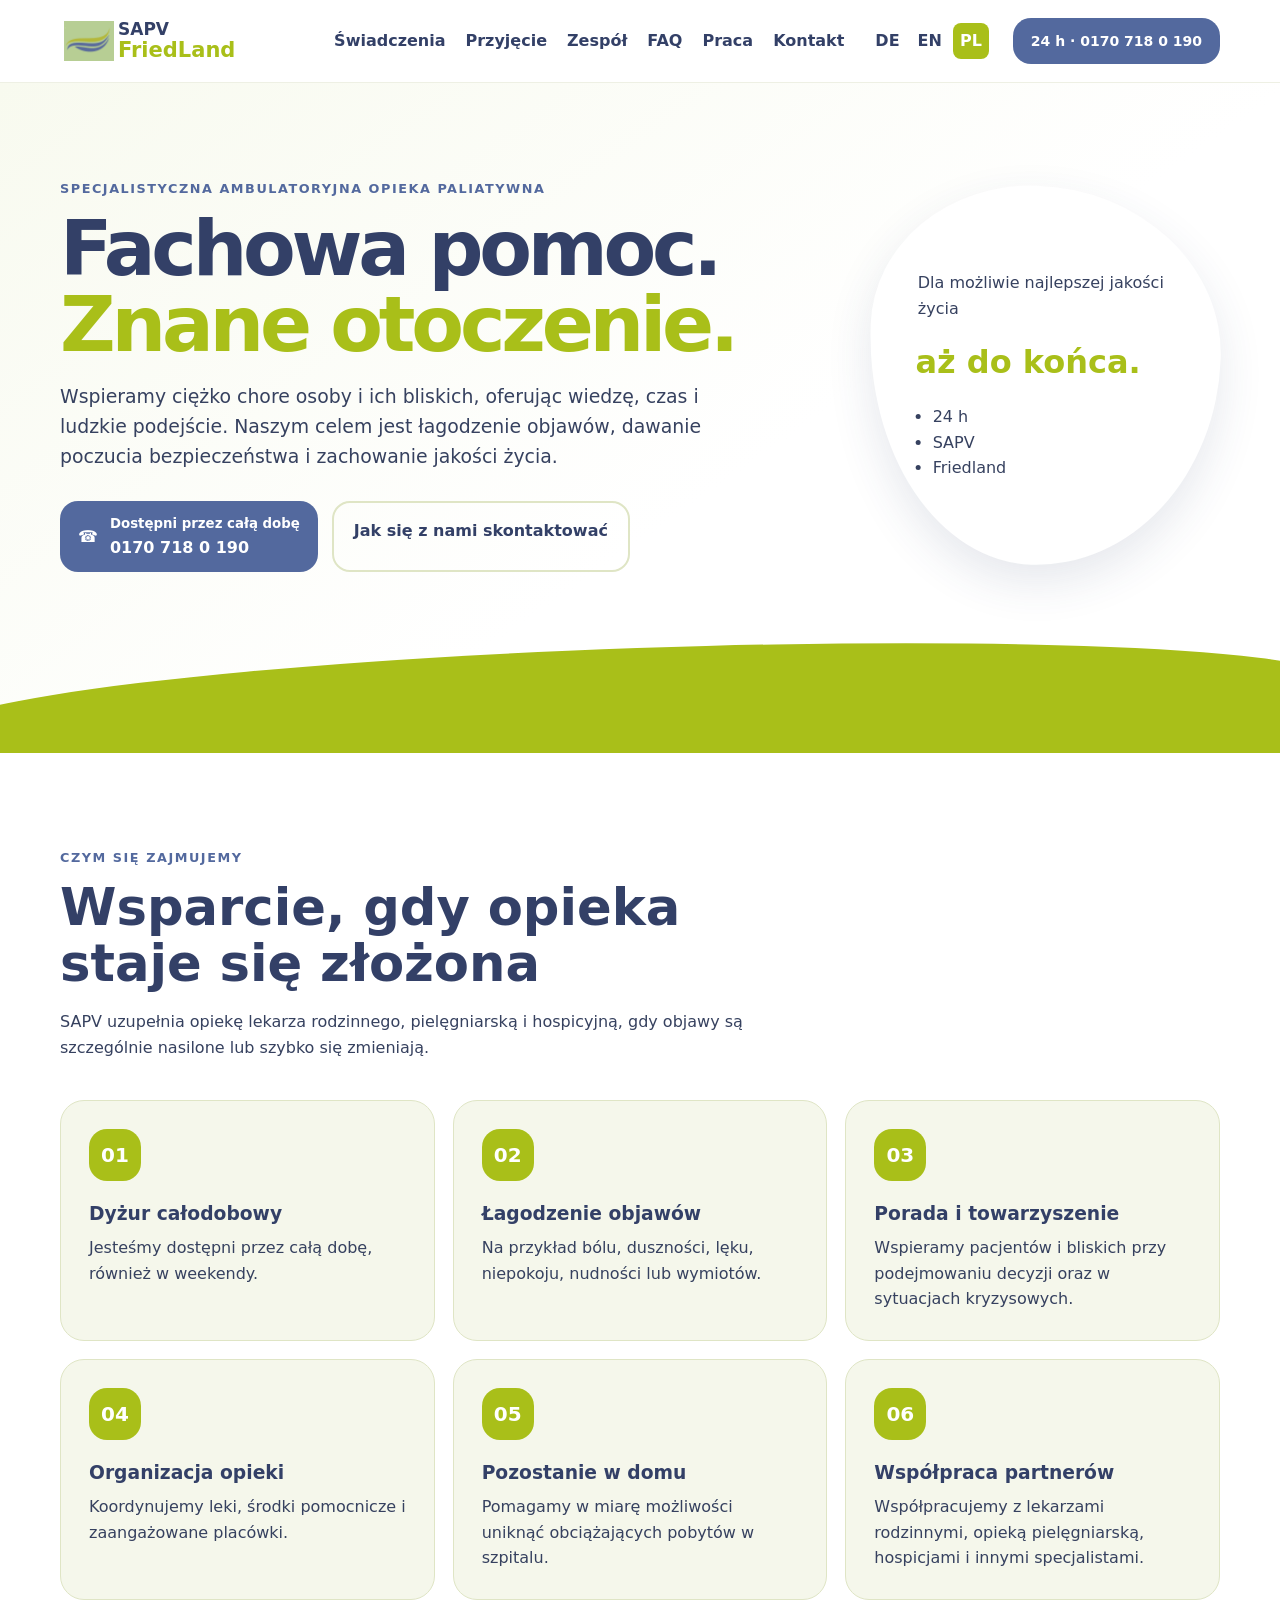
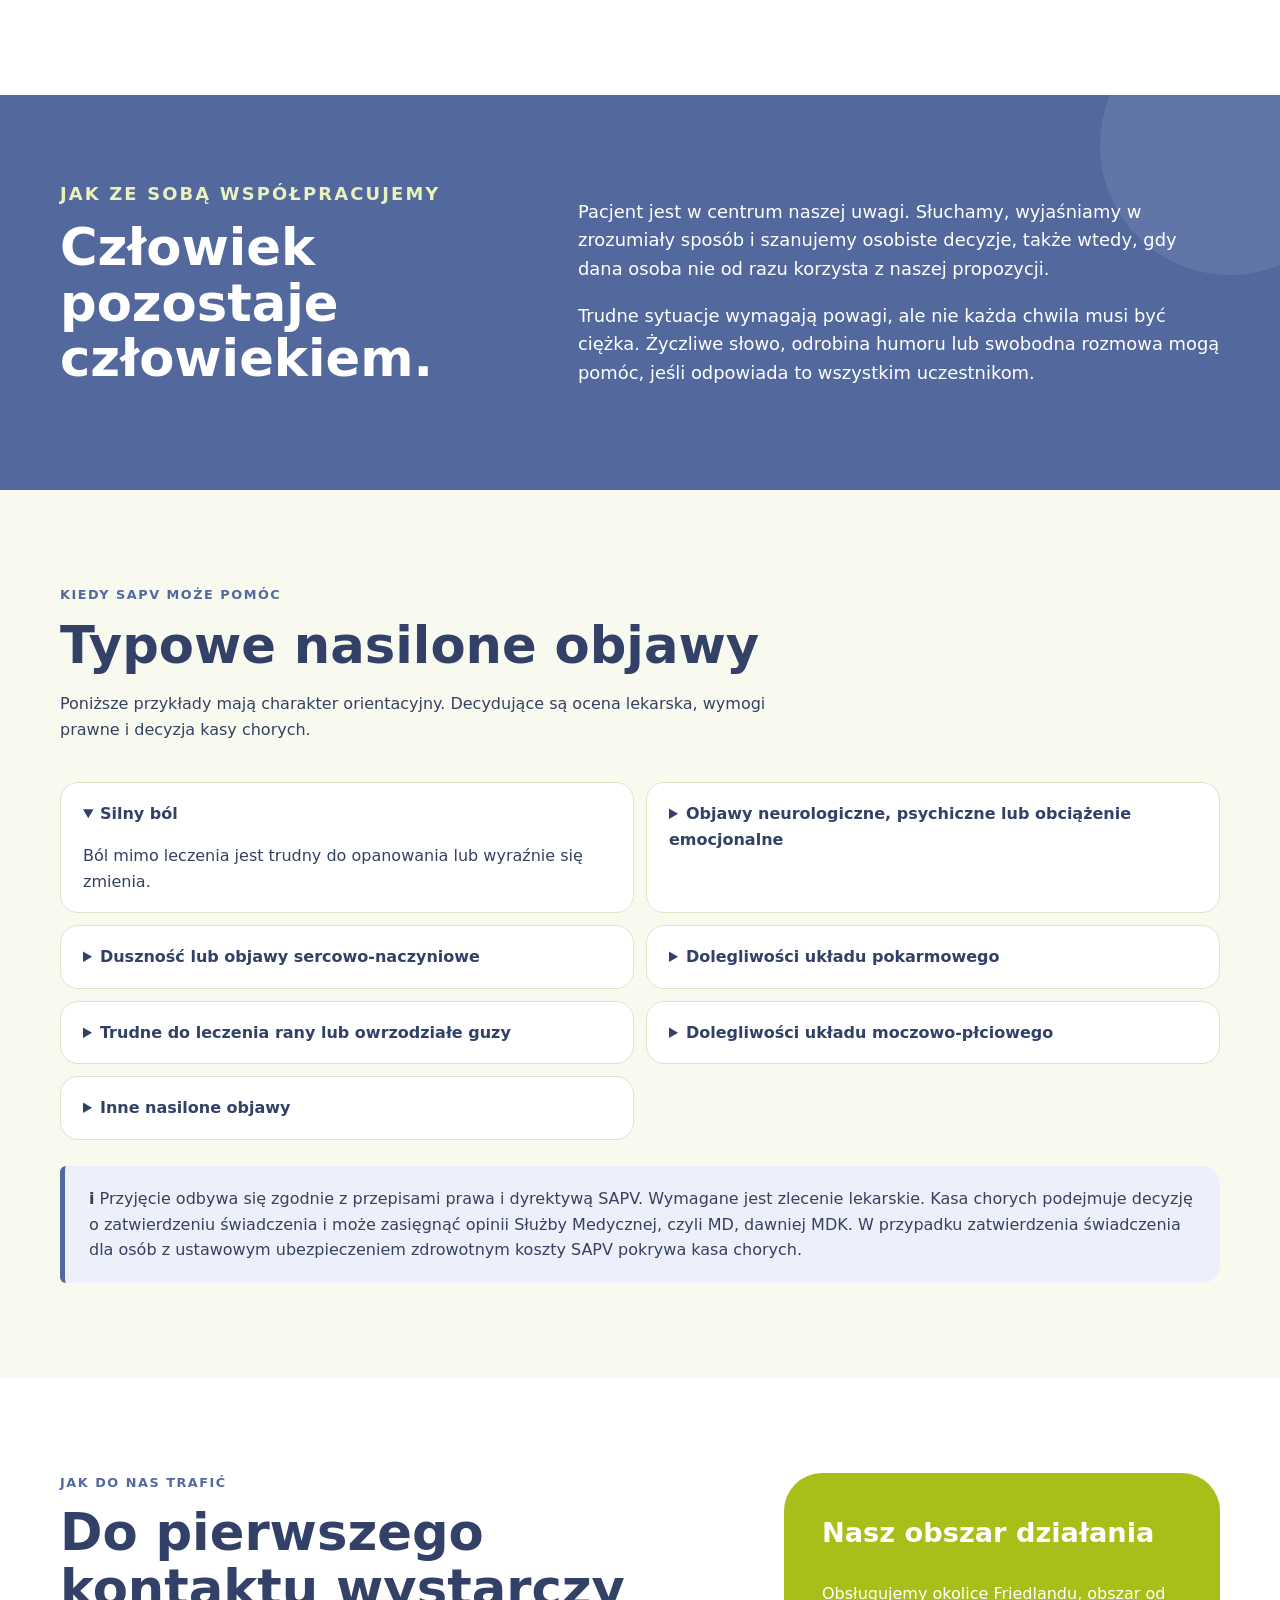
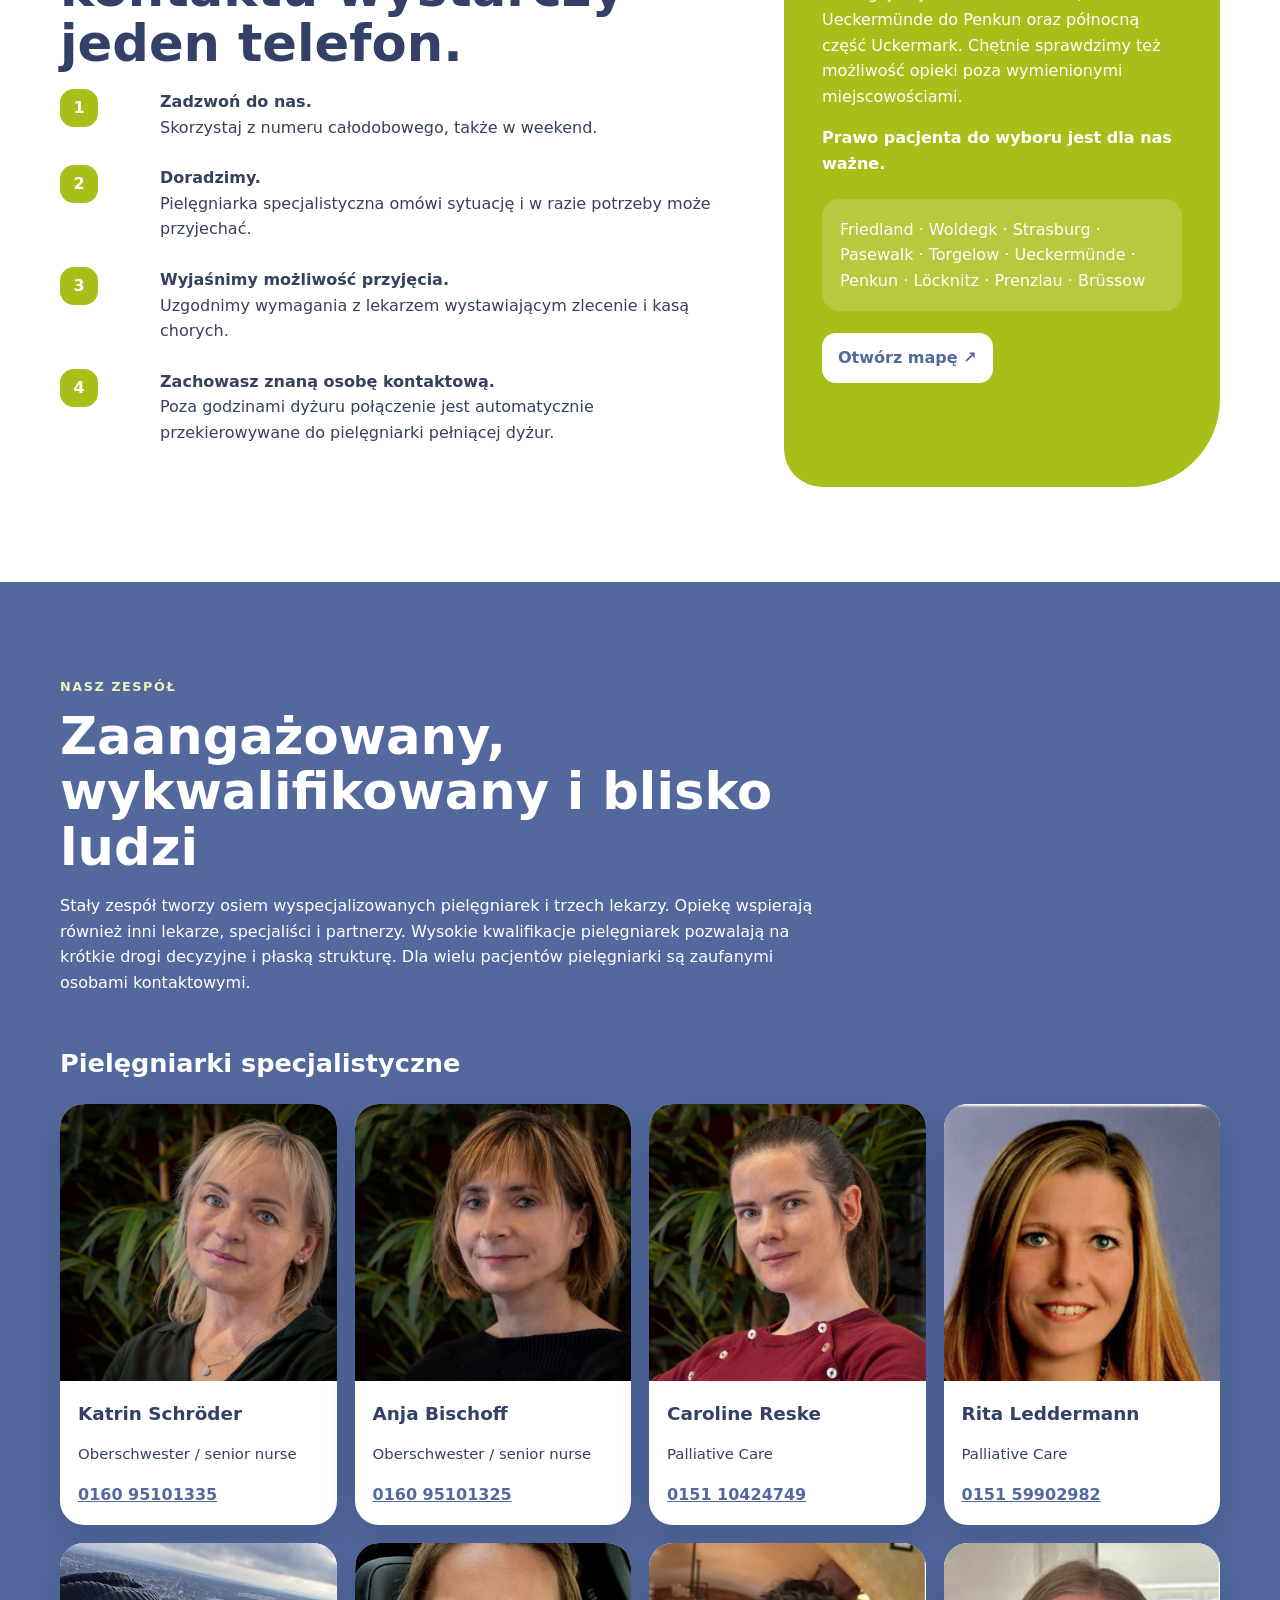
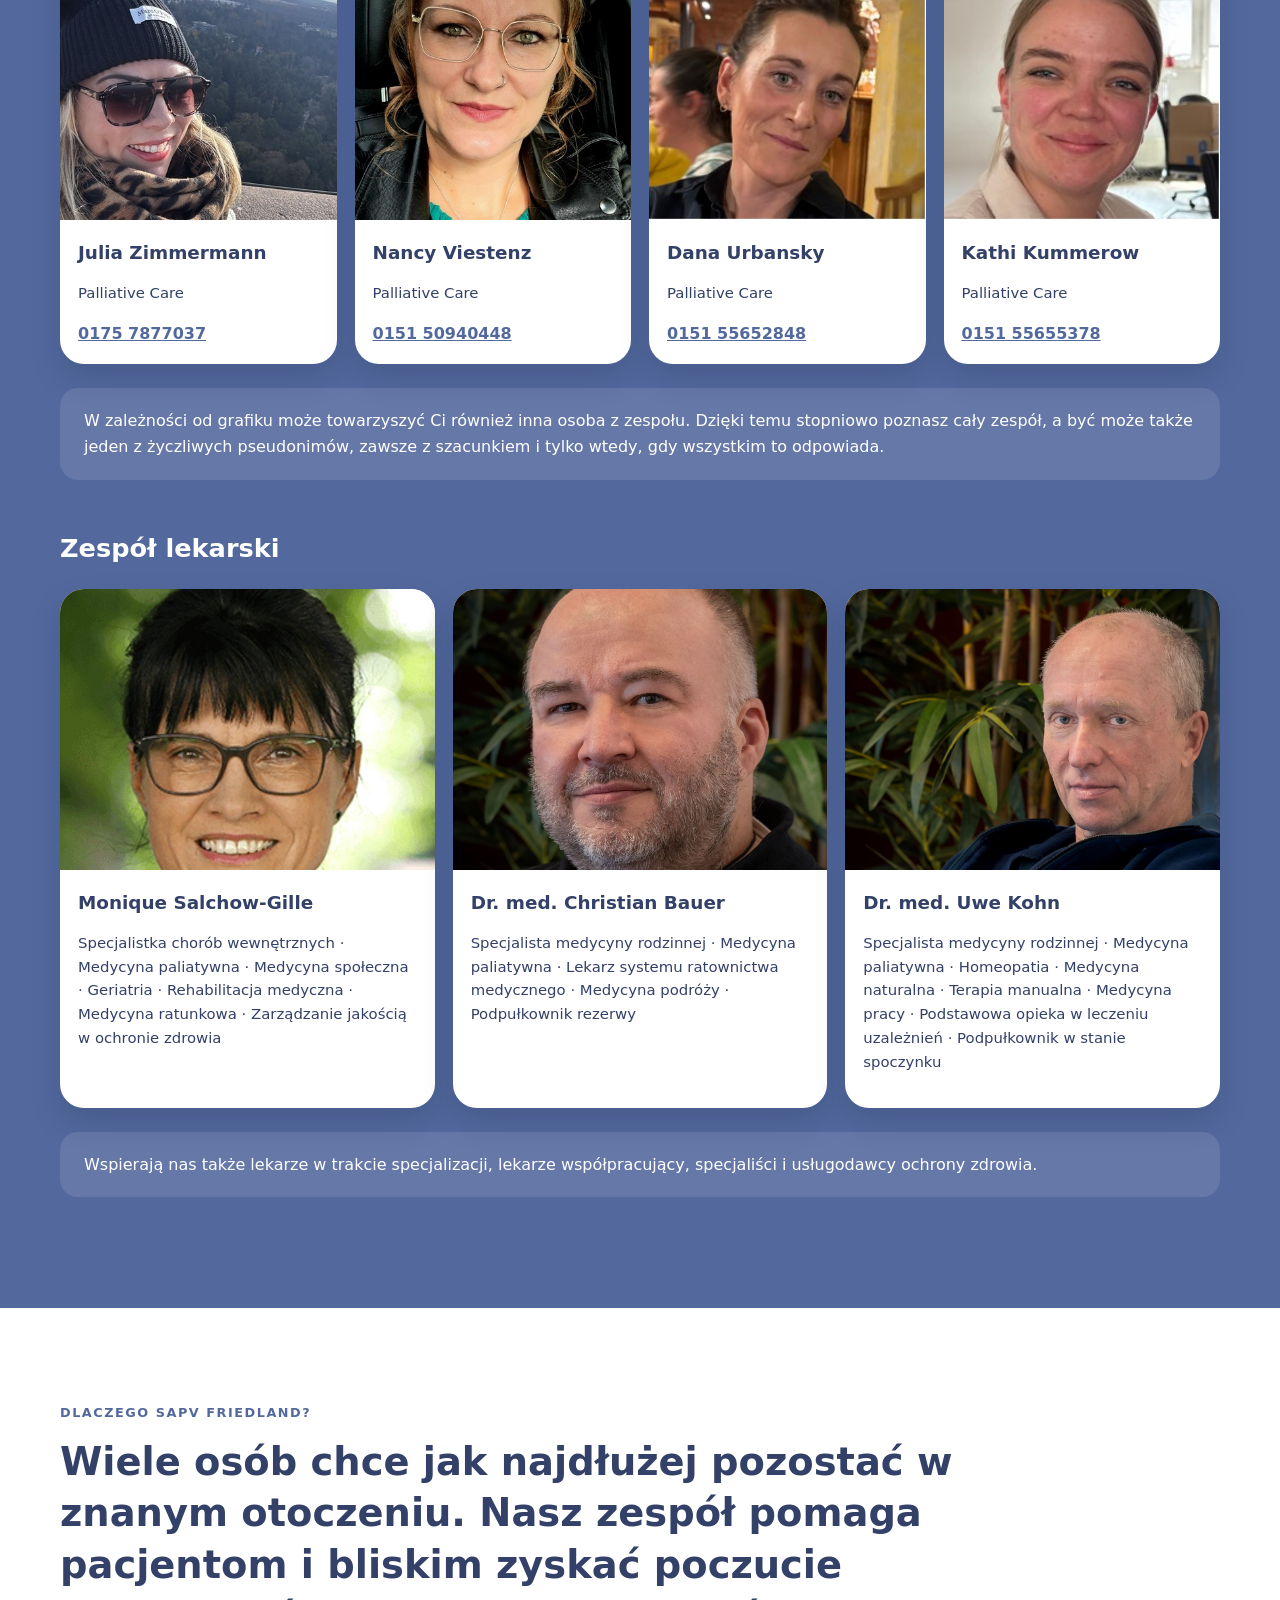
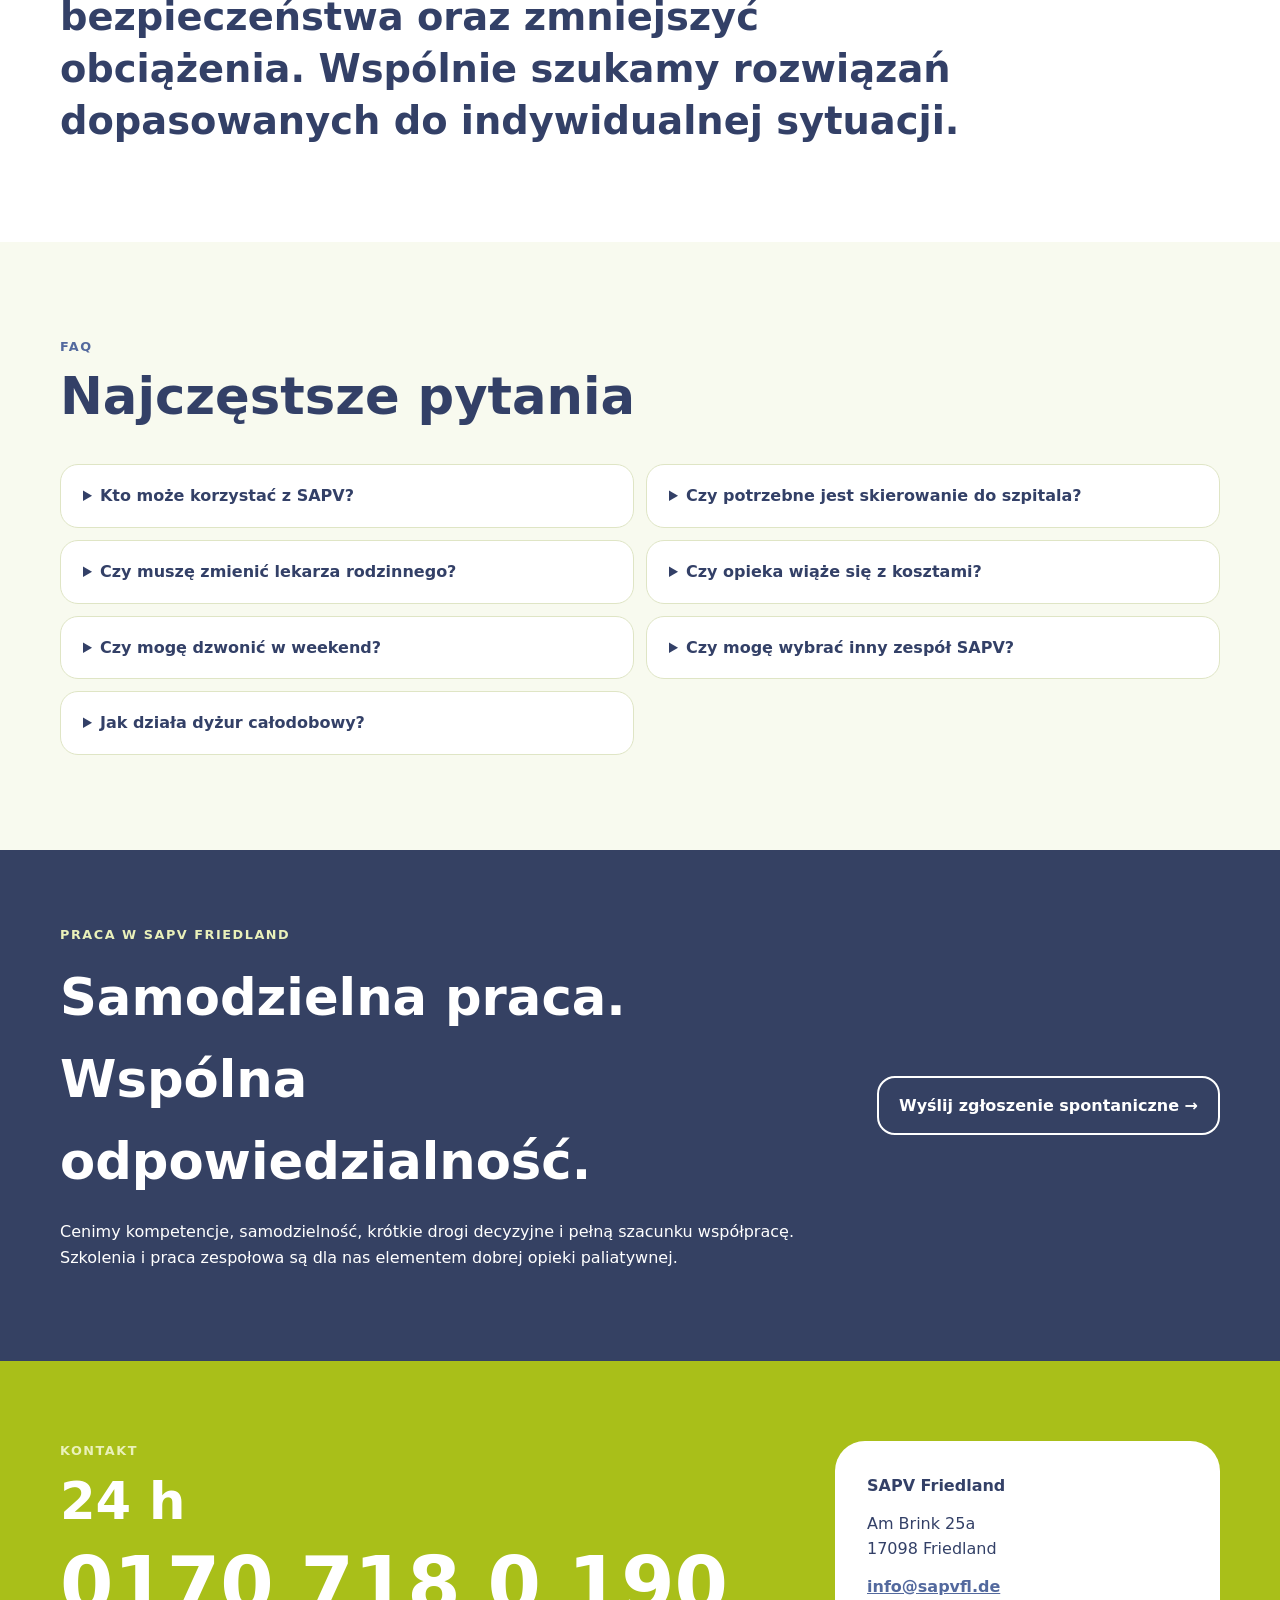
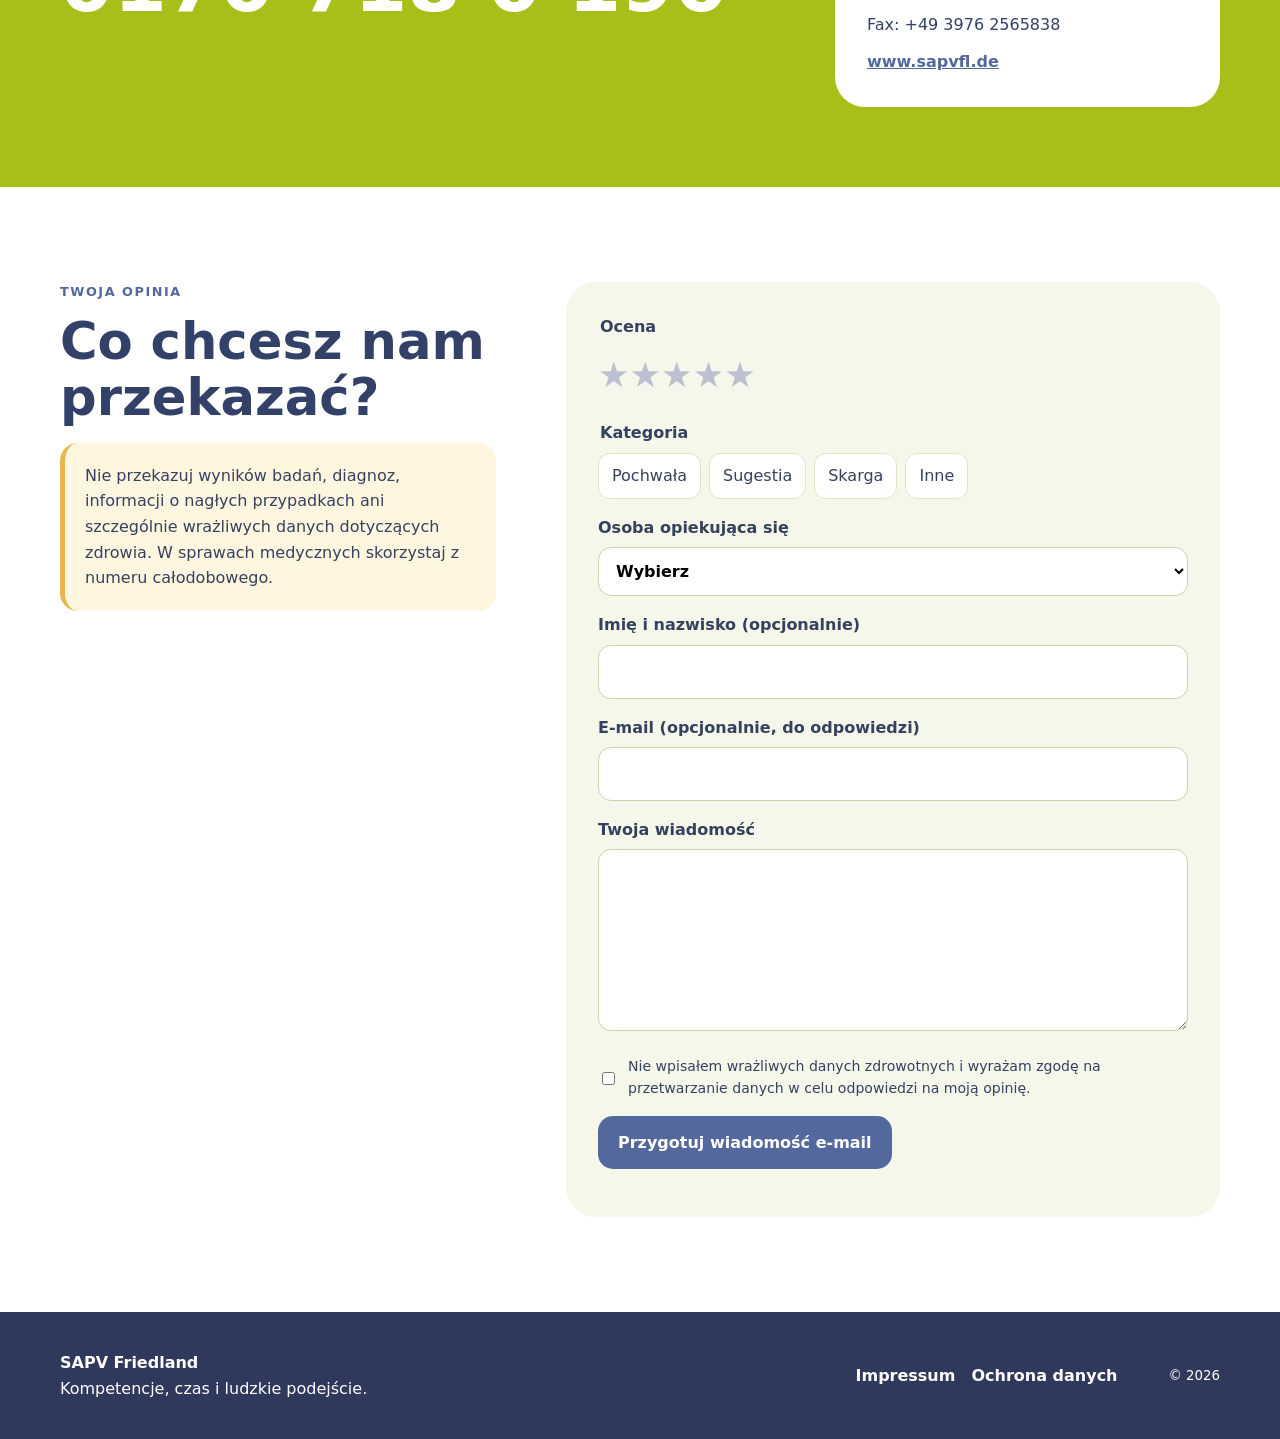
<file: pl/index.html>
<!doctype html><html lang="pl"><head><meta charset="utf-8"><meta name="viewport" content="width=device-width,initial-scale=1"><meta name="description" content="SAPV Friedland"><meta name="theme-color" content="#a9bf19"><title>SAPV Friedland | Specjalistyczna opieka paliatywna w domu</title><link rel="alternate" hreflang="de" href="../index.html"><link rel="alternate" hreflang="en" href="../en/index.html"><link rel="alternate" hreflang="pl" href="../pl/index.html"><link rel="icon" href="../assets/logo-sapv.png"><link rel="stylesheet" href="../styles.css"></head><body><a class="skip" href="#main">Skip</a>
<header class="topbar"><div class="shell nav"><a class="brand" href="#start"><img src="../assets/logo-sapv.png" alt="SAPV Friedland"><span><b>SAPV</b><strong>FriedLand</strong></span></a><button class="menu" aria-expanded="false">☰</button><nav><a href="#services">Świadczenia</a><a href="#admission">Przyjęcie</a><a href="#team">Zespół</a><a href="#faq">FAQ</a><a href="#career">Praca</a><a href="#contact">Kontakt</a></nav><div class="langs"><a class="" href="../index.html">DE</a><a class="" href="../en/index.html">EN</a><a class="active" href="../pl/index.html">PL</a></div><a class="call small" href="tel:+491707180190">24 h · 0170 718 0 190</a></div></header>
<main id="main"><section id="start" class="hero"><div class="shell hero-grid"><div><p class="eyebrow">Specjalistyczna ambulatoryjna opieka paliatywna</p><h1>Fachowa pomoc.<br><span>Znane otoczenie.</span></h1><p class="lead">Wspieramy ciężko chore osoby i ich bliskich, oferując wiedzę, czas i ludzkie podejście. Naszym celem jest łagodzenie objawów, dawanie poczucia bezpieczeństwa i zachowanie jakości życia.</p><div class="actions"><a class="call" href="tel:+491707180190"><span>☎</span><span><small>Dostępni przez całą dobę</small>0170 718 0 190</span></a><a class="soft" href="#route">Jak się z nami skontaktować</a></div></div><aside class="promise"><p>Dla możliwie najlepszej jakości życia</p><h2>aż do końca.</h2><ul><li>24 h</li><li>SAPV</li><li>Friedland</li></ul></aside></div><div class="wave"></div></section>
<section id="services" class="section"><div class="shell"><header class="section-head"><p class="eyebrow">Czym się zajmujemy</p><h2>Wsparcie, gdy opieka staje się złożona</h2><p>SAPV uzupełnia opiekę lekarza rodzinnego, pielęgniarską i hospicyjną, gdy objawy są szczególnie nasilone lub szybko się zmieniają.</p></header><div class="service-grid"><article class="service"><span>01</span><h3>Dyżur całodobowy</h3><p>Jesteśmy dostępni przez całą dobę, również w weekendy.</p></article><article class="service"><span>02</span><h3>Łagodzenie objawów</h3><p>Na przykład bólu, duszności, lęku, niepokoju, nudności lub wymiotów.</p></article><article class="service"><span>03</span><h3>Porada i towarzyszenie</h3><p>Wspieramy pacjentów i bliskich przy podejmowaniu decyzji oraz w sytuacjach kryzysowych.</p></article><article class="service"><span>04</span><h3>Organizacja opieki</h3><p>Koordynujemy leki, środki pomocnicze i zaangażowane placówki.</p></article><article class="service"><span>05</span><h3>Pozostanie w domu</h3><p>Pomagamy w miarę możliwości uniknąć obciążających pobytów w szpitalu.</p></article><article class="service"><span>06</span><h3>Współpraca partnerów</h3><p>Współpracujemy z lekarzami rodzinnymi, opieką pielęgniarską, hospicjami i innymi specjalistami.</p></article></div></div></section>
<section class="spirit"><div class="shell spirit-grid"><div><p class="eyebrow pale">Jak ze sobą współpracujemy</p><h2>Człowiek pozostaje człowiekiem.</h2></div><div><p>Pacjent jest w centrum naszej uwagi. Słuchamy, wyjaśniamy w zrozumiały sposób i szanujemy osobiste decyzje, także wtedy, gdy dana osoba nie od razu korzysta z naszej propozycji.</p><p>Trudne sytuacje wymagają powagi, ale nie każda chwila musi być ciężka. Życzliwe słowo, odrobina humoru lub swobodna rozmowa mogą pomóc, jeśli odpowiada to wszystkim uczestnikom.</p></div></div></section>
<section id="admission" class="section tint"><div class="shell"><header class="section-head"><p class="eyebrow">Kiedy SAPV może pomóc</p><h2>Typowe nasilone objawy</h2><p>Poniższe przykłady mają charakter orientacyjny. Decydujące są ocena lekarska, wymogi prawne i decyzja kasy chorych.</p></header><div class="accordion"><details open><summary>Silny ból</summary><p>Ból mimo leczenia jest trudny do opanowania lub wyraźnie się zmienia.</p></details><details><summary>Objawy neurologiczne, psychiczne lub obciążenie emocjonalne</summary><p>Na przykład splątanie, lęk, niepokój, napady drgawek lub silne obciążenie emocjonalne.</p></details><details><summary>Duszność lub objawy sercowo-naczyniowe</summary><p>Na przykład duszność, lęk przed uduszeniem, ucisk w klatce piersiowej lub poważne problemy z krążeniem.</p></details><details><summary>Dolegliwości układu pokarmowego</summary><p>Na przykład nudności, wymioty, niedrożność jelit, trudności w połykaniu lub ucisk spowodowany wodobrzuszem.</p></details><details><summary>Trudne do leczenia rany lub owrzodziałe guzy</summary><p>Na przykład otwarte, nieprzyjemnie pachnące, krwawiące lub wymagające złożonej pielęgnacji rany.</p></details><details><summary>Dolegliwości układu moczowo-płciowego</summary><p>Na przykład trudności w oddawaniu moczu, krwawienia, przetoki lub ciężkie problemy z nerkami.</p></details><details><summary>Inne nasilone objawy</summary><p>Na przykład silny świąd, zaburzenia metaboliczne lub uporczywa, uciążliwa czkawka.</p></details></div><div class="note"><b>i</b> Przyjęcie odbywa się zgodnie z przepisami prawa i dyrektywą SAPV. Wymagane jest zlecenie lekarskie. Kasa chorych podejmuje decyzję o zatwierdzeniu świadczenia i może zasięgnąć opinii Służby Medycznej, czyli MD, dawniej MDK. W przypadku zatwierdzenia świadczenia dla osób z ustawowym ubezpieczeniem zdrowotnym koszty SAPV pokrywa kasa chorych.</div></div></section>
<section id="route" class="section"><div class="shell route-grid"><div><p class="eyebrow">Jak do nas trafić</p><h2>Do pierwszego kontaktu wystarczy jeden telefon.</h2><ol class="steps"><li><b>Zadzwoń do nas.</b><span>Skorzystaj z numeru całodobowego, także w weekend.</span></li><li><b>Doradzimy.</b><span>Pielęgniarka specjalistyczna omówi sytuację i w razie potrzeby może przyjechać.</span></li><li><b>Wyjaśnimy możliwość przyjęcia.</b><span>Uzgodnimy wymagania z lekarzem wystawiającym zlecenie i kasą chorych.</span></li><li><b>Zachowasz znaną osobę kontaktową.</b><span>Poza godzinami dyżuru połączenie jest automatycznie przekierowywane do pielęgniarki pełniącej dyżur.</span></li></ol></div><aside class="area"><h3>Nasz obszar działania</h3><p>Obsługujemy okolice Friedlandu, obszar od Ueckermünde do Penkun oraz północną część Uckermark. Chętnie sprawdzimy też możliwość opieki poza wymienionymi miejscowościami.</p><strong>Prawo pacjenta do wyboru jest dla nas ważne.</strong><div class="places">Friedland · Woldegk · Strasburg · Pasewalk · Torgelow · Ueckermünde · Penkun · Löcknitz · Prenzlau · Brüssow</div><a class="maplink" target="_blank" rel="noopener" href="https://www.openstreetmap.org/?mlat=53.668889&amp;mlon=13.550556#map=8/53.6689/13.5506">Otwórz mapę ↗</a></aside></div></section>
<section id="team" class="section teamsec"><div class="shell"><header class="section-head"><p class="eyebrow pale">Nasz zespół</p><h2>Zaangażowany, wykwalifikowany i blisko ludzi</h2><p>Stały zespół tworzy osiem wyspecjalizowanych pielęgniarek i trzech lekarzy. Opiekę wspierają również inni lekarze, specjaliści i partnerzy. Wysokie kwalifikacje pielęgniarek pozwalają na krótkie drogi decyzyjne i płaską strukturę. Dla wielu pacjentów pielęgniarki są zaufanymi osobami kontaktowymi.</p></header><h3 class="group-title">Pielęgniarki specjalistyczne</h3><div class="card-grid"><article class="person"><img src="../assets/team/katrin-schroeder.jpg" alt="Portrait: Katrin Schröder" loading="lazy"><div><h4>Katrin Schröder</h4><p>Oberschwester / senior nurse</p><a href="tel:016095101335">0160 95101335</a></div></article><article class="person"><img src="../assets/team/anja-bischoff.jpg" alt="Portrait: Anja Bischoff" loading="lazy"><div><h4>Anja Bischoff</h4><p>Oberschwester / senior nurse</p><a href="tel:016095101325">0160 95101325</a></div></article><article class="person"><img src="../assets/team/caroline-reske.jpg" alt="Portrait: Caroline Reske" loading="lazy"><div><h4>Caroline Reske</h4><p>Palliative Care</p><a href="tel:015110424749">0151 10424749</a></div></article><article class="person"><img src="../assets/team/rita-leddermann.jpg" alt="Portrait: Rita Leddermann" loading="lazy"><div><h4>Rita Leddermann</h4><p>Palliative Care</p><a href="tel:015159902982">0151 59902982</a></div></article><article class="person"><img src="../assets/team/julia-zimmermann.jpg" alt="Portrait: Julia Zimmermann" loading="lazy"><div><h4>Julia Zimmermann</h4><p>Palliative Care</p><a href="tel:01757877037">0175 7877037</a></div></article><article class="person"><img src="../assets/team/nancy-viestenz.jpg" alt="Portrait: Nancy Viestenz" loading="lazy"><div><h4>Nancy Viestenz</h4><p>Palliative Care</p><a href="tel:015150940448">0151 50940448</a></div></article><article class="person"><img src="../assets/team/dana-urbansky.jpg" alt="Portrait: Dana Urbansky" loading="lazy"><div><h4>Dana Urbansky</h4><p>Palliative Care</p><a href="tel:015155652848">0151 55652848</a></div></article><article class="person"><img src="../assets/team/kathi-kummerow.jpg" alt="Portrait: Kathi Kummerow" loading="lazy"><div><h4>Kathi Kummerow</h4><p>Palliative Care</p><a href="tel:015155655378">0151 55655378</a></div></article></div><p class="team-note">W zależności od grafiku może towarzyszyć Ci również inna osoba z zespołu. Dzięki temu stopniowo poznasz cały zespół, a być może także jeden z życzliwych pseudonimów, zawsze z szacunkiem i tylko wtedy, gdy wszystkim to odpowiada.</p><h3 class="group-title">Zespół lekarski</h3><div class="card-grid doctors"><article class="person doctor"><img src="../assets/team/monique-salchow-gille.jpg" alt="Portrait: Monique Salchow-Gille" loading="lazy"><div><h4>Monique Salchow-Gille</h4><p>Specjalistka chorób wewnętrznych · Medycyna paliatywna · Medycyna społeczna · Geriatria · Rehabilitacja medyczna · Medycyna ratunkowa · Zarządzanie jakością w ochronie zdrowia</p></div></article><article class="person doctor"><img src="../assets/team/christian-bauer.jpg" alt="Portrait: Dr. med. Christian Bauer" loading="lazy"><div><h4>Dr. med. Christian Bauer</h4><p>Specjalista medycyny rodzinnej · Medycyna paliatywna · Lekarz systemu ratownictwa medycznego · Medycyna podróży · Podpułkownik rezerwy</p></div></article><article class="person doctor"><img src="../assets/team/uwe-kohn.jpg" alt="Portrait: Dr. med. Uwe Kohn" loading="lazy"><div><h4>Dr. med. Uwe Kohn</h4><p>Specjalista medycyny rodzinnej · Medycyna paliatywna · Homeopatia · Medycyna naturalna · Terapia manualna · Medycyna pracy · Podstawowa opieka w leczeniu uzależnień · Podpułkownik w stanie spoczynku</p></div></article></div><p class="team-note">Wspierają nas także lekarze w trakcie specjalizacji, lekarze współpracujący, specjaliści i usługodawcy ochrony zdrowia.</p></div></section>
<section class="section why"><div class="shell"><p class="eyebrow">Dlaczego SAPV Friedland?</p><blockquote>Wiele osób chce jak najdłużej pozostać w znanym otoczeniu. Nasz zespół pomaga pacjentom i bliskim zyskać poczucie bezpieczeństwa oraz zmniejszyć obciążenia. Wspólnie szukamy rozwiązań dopasowanych do indywidualnej sytuacji.</blockquote></div></section>
<section id="faq" class="section tint"><div class="shell"><header class="section-head"><p class="eyebrow">FAQ</p><h2>Najczęstsze pytania</h2></header><div class="accordion faq"><details><summary>Kto może korzystać z SAPV?</summary><p>Do SAPV mogą kwalifikować się osoby z nieuleczalną, postępującą chorobą, ograniczoną przewidywaną długością życia i szczególnie złożonym zapotrzebowaniem na opiekę. Każdy przypadek jest oceniany indywidualnie.</p></details><details><summary>Czy potrzebne jest skierowanie do szpitala?</summary><p>Nie. SAPV jest opieką ambulatoryjną wspierającą pobyt w znanym otoczeniu.</p></details><details><summary>Czy muszę zmienić lekarza rodzinnego?</summary><p>Nie. SAPV uzupełnia dotychczasową opiekę i współpracuje z zaangażowanymi specjalistami.</p></details><details><summary>Czy opieka wiąże się z kosztami?</summary><p>W przypadku zatwierdzonego świadczenia koszty SAPV dla osób z ustawowym ubezpieczeniem pokrywa kasa chorych.</p></details><details><summary>Czy mogę dzwonić w weekend?</summary><p>Tak. Nasz całodobowy numer jest dostępny także w weekendy.</p></details><details><summary>Czy mogę wybrać inny zespół SAPV?</summary><p>Prawo wyboru jest dla nas ważne. Konkretny zakres opieki i obszar działania należy uzgodnić z kasą chorych i wybranym zespołem.</p></details><details><summary>Jak działa dyżur całodobowy?</summary><p>Zadzwoń pod numer centralny. Poza godzinami pracy osobiste telefony służbowe są automatycznie przekierowywane do pielęgniarki pełniącej dyżur.</p></details></div></div></section>
<section id="career" class="career"><div class="shell career-grid"><div><p class="eyebrow pale">Praca w SAPV Friedland</p><h2>Samodzielna praca. Wspólna odpowiedzialność.</h2><p>Cenimy kompetencje, samodzielność, krótkie drogi decyzyjne i pełną szacunku współpracę. Szkolenia i praca zespołowa są dla nas elementem dobrej opieki paliatywnej.</p></div><a class="soft light" href="mailto:info@sapvfl.de?subject=Praca w SAPV Friedland">Wyślij zgłoszenie spontaniczne →</a></div></section>
<section id="contact" class="contact"><div class="shell contact-grid"><div><p class="eyebrow pale">Kontakt</p><h2>24 h</h2><a class="bigphone" href="tel:+491707180190">0170 718 0 190</a></div><address><b>SAPV Friedland</b><span>Am Brink 25a<br>17098 Friedland</span><a href="mailto:info@sapvfl.de">info@sapvfl.de</a><span>Fax: +49 3976 2565838</span><a href="http://www.sapvfl.de/">www.sapvfl.de</a></address></div></section>
<section id="feedback" class="section"><div class="shell feedback-grid"><div><p class="eyebrow">Twoja opinia</p><h2>Co chcesz nam przekazać?</h2><div class="warning">Nie przekazuj wyników badań, diagnoz, informacji o nagłych przypadkach ani szczególnie wrażliwych danych dotyczących zdrowia. W sprawach medycznych skorzystaj z numeru całodobowego.</div></div><form id="feedbackForm"><fieldset><legend>Ocena</legend><div class="stars" role="radiogroup"><label><input type="radio" name="rating" value="1" required><span>★</span><small>1</small></label><label><input type="radio" name="rating" value="2" required><span>★</span><small>2</small></label><label><input type="radio" name="rating" value="3" required><span>★</span><small>3</small></label><label><input type="radio" name="rating" value="4" required><span>★</span><small>4</small></label><label><input type="radio" name="rating" value="5" required><span>★</span><small>5</small></label></div></fieldset><fieldset><legend>Kategoria</legend><div class="categories"><label><input type="radio" name="category" value="Pochwała" required><span>Pochwała</span></label><label><input type="radio" name="category" value="Sugestia" required><span>Sugestia</span></label><label><input type="radio" name="category" value="Skarga" required><span>Skarga</span></label><label><input type="radio" name="category" value="Inne" required><span>Inne</span></label></div></fieldset><label>Osoba opiekująca się<select name="staff"><option value="">Wybierz</option><option>Katrin Schröder</option><option>Anja Bischoff</option><option>Caroline Reske</option><option>Rita Leddermann</option><option>Julia Zimmermann</option><option>Nancy Viestenz</option><option>Dana Urbansky</option><option>Kathi Kummerow</option><option>Monique Salchow-Gille</option><option>Dr. med. Christian Bauer</option><option>Dr. med. Uwe Kohn</option></select></label><label>Imię i nazwisko (opcjonalnie)<input name="name" autocomplete="name"></label><label>E-mail (opcjonalnie, do odpowiedzi)<input name="email" type="email" autocomplete="email"></label><label>Twoja wiadomość<textarea name="message" rows="6" required minlength="10"></textarea></label><label class="check"><input type="checkbox" required><span>Nie wpisałem wrażliwych danych zdrowotnych i wyrażam zgodę na przetwarzanie danych w celu odpowiedzi na moją opinię.</span></label><button type="submit">Przygotuj wiadomość e-mail</button><p id="formStatus" role="status"></p></form></div></section></main>
<footer><div class="shell footer"><div><b>SAPV Friedland</b><span>Kompetencje, czas i ludzkie podejście.</span></div><div><a href="../impressum.html">Impressum</a><a href="../datenschutz.html">Ochrona danych</a></div><small>© <span id="year"></span></small></div></footer><a class="floating" href="tel:+491707180190">☎ 24 h</a><script src="../script.js"></script></body></html>
</file>
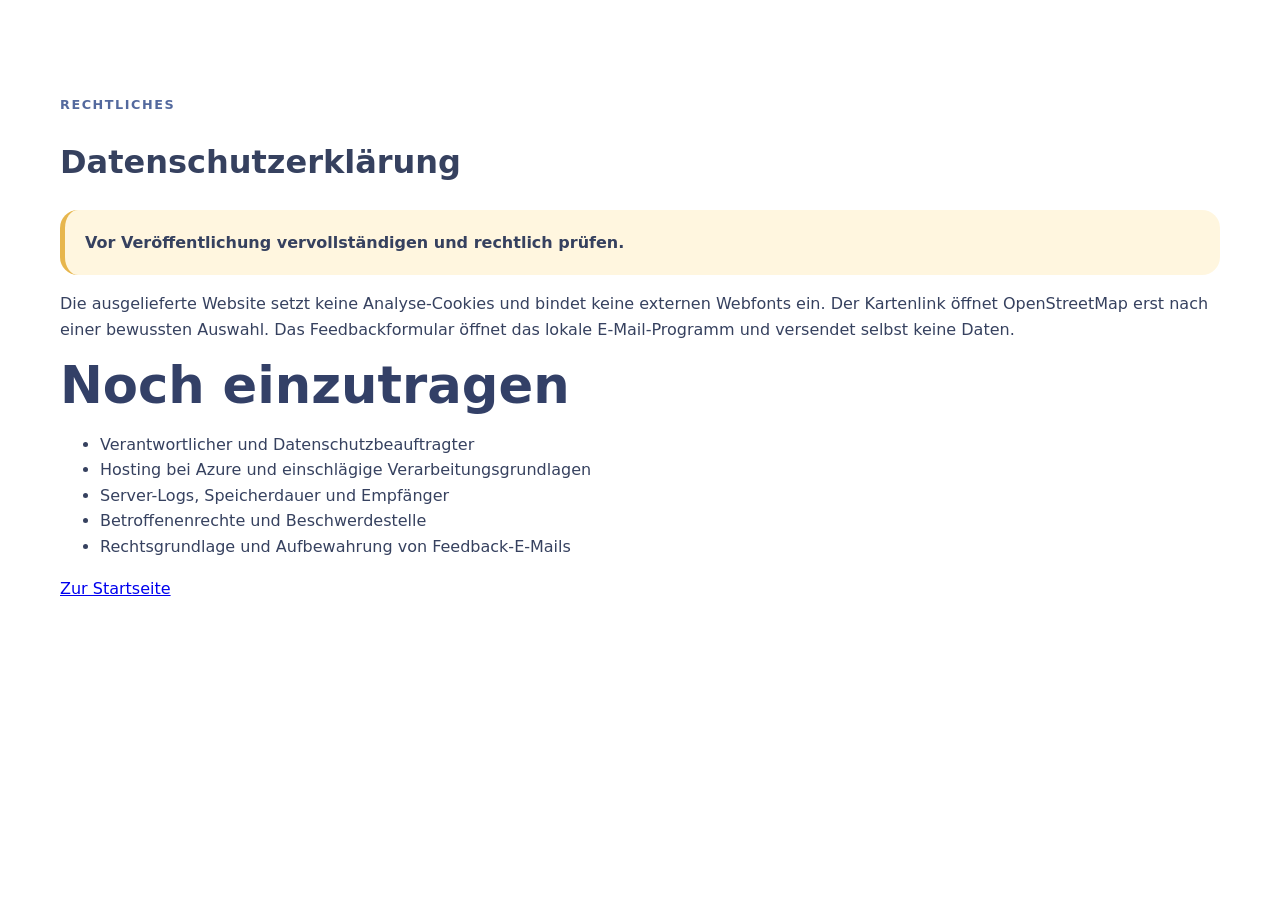
<file: datenschutz.html>
<!doctype html><html lang="de"><head><meta charset="utf-8"><meta name="viewport" content="width=device-width"><link rel="stylesheet" href="styles.css"><title>Datenschutz</title></head><body><main class="section"><div class="shell"><p class="eyebrow">Rechtliches</p><h1>Datenschutzerklärung</h1><div class="warning"><b>Vor Veröffentlichung vervollständigen und rechtlich prüfen.</b></div><p>Die ausgelieferte Website setzt keine Analyse-Cookies und bindet keine externen Webfonts ein. Der Kartenlink öffnet OpenStreetMap erst nach einer bewussten Auswahl. Das Feedbackformular öffnet das lokale E-Mail-Programm und versendet selbst keine Daten.</p><h2>Noch einzutragen</h2><ul><li>Verantwortlicher und Datenschutzbeauftragter</li><li>Hosting bei Azure und einschlägige Verarbeitungsgrundlagen</li><li>Server-Logs, Speicherdauer und Empfänger</li><li>Betroffenenrechte und Beschwerdestelle</li><li>Rechtsgrundlage und Aufbewahrung von Feedback-E-Mails</li></ul><p><a href="index.html">Zur Startseite</a></p></div></main></body></html>
</file>
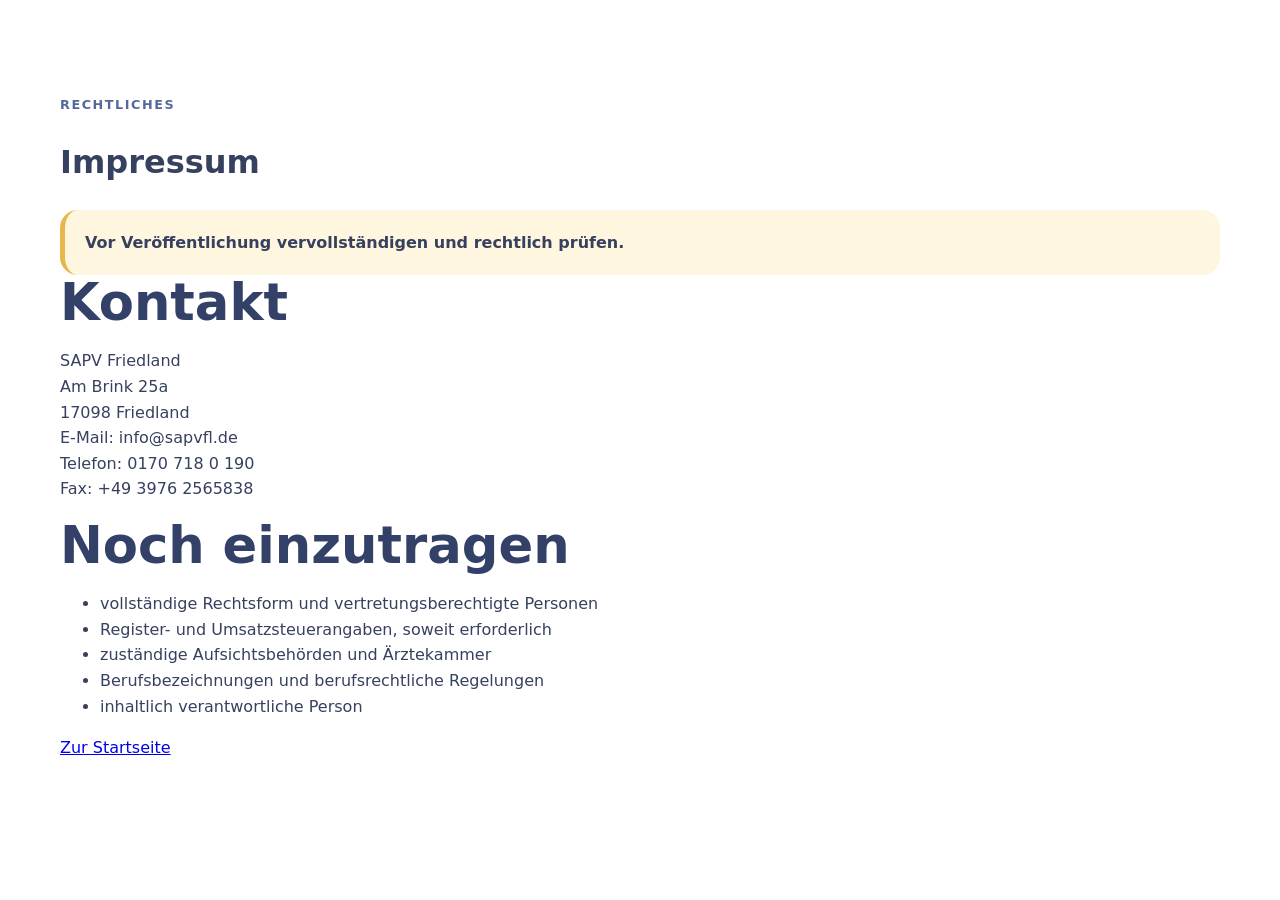
<file: impressum.html>
<!doctype html><html lang="de"><head><meta charset="utf-8"><meta name="viewport" content="width=device-width"><link rel="stylesheet" href="styles.css"><title>Impressum</title></head><body><main class="section"><div class="shell"><p class="eyebrow">Rechtliches</p><h1>Impressum</h1><div class="warning"><b>Vor Veröffentlichung vervollständigen und rechtlich prüfen.</b></div><h2>Kontakt</h2><p>SAPV Friedland<br>Am Brink 25a<br>17098 Friedland<br>E-Mail: info@sapvfl.de<br>Telefon: 0170 718 0 190<br>Fax: +49 3976 2565838</p><h2>Noch einzutragen</h2><ul><li>vollständige Rechtsform und vertretungsberechtigte Personen</li><li>Register- und Umsatzsteuerangaben, soweit erforderlich</li><li>zuständige Aufsichtsbehörden und Ärztekammer</li><li>Berufsbezeichnungen und berufsrechtliche Regelungen</li><li>inhaltlich verantwortliche Person</li></ul><p><a href="index.html">Zur Startseite</a></p></div></main></body></html>
</file>
<file: styles.css>
:root{--green:#a9bf19;--green2:#c8d85a;--blue:#53699e;--ink:#334067;--paper:#fff;--soft:#f5f7eb;--line:#dfe5c5;--radius:28px;--shadow:0 18px 45px rgba(51,64,103,.12)}*{box-sizing:border-box}html{scroll-behavior:smooth}body{margin:0;font-family:system-ui,-apple-system,'Segoe UI',Arial,sans-serif;color:#36415f;background:#fff;line-height:1.6}.shell{width:min(1160px,calc(100% - 40px));margin:auto}.skip{position:fixed;left:12px;top:-80px;z-index:99;background:#fff;padding:10px}.skip:focus{top:12px}.topbar{position:sticky;top:0;background:rgba(255,255,255,.96);backdrop-filter:blur(12px);z-index:20;border-bottom:1px solid #eef0e4}.nav{height:82px;display:flex;align-items:center;gap:24px}.brand{display:flex;align-items:center;text-decoration:none;color:var(--ink);margin-right:auto}.brand img{width:58px;height:40px;object-fit:contain}.brand span{line-height:1.05;font-size:17px}.brand span>*{display:block}.brand strong{font-size:21px;color:var(--green)}nav{display:flex;gap:20px}nav a,footer a{color:var(--ink);text-decoration:none;font-weight:700}.menu{display:none}.call{display:inline-flex;align-items:center;gap:12px;background:var(--blue);color:#fff;border-radius:18px;padding:12px 18px;text-decoration:none;font-weight:800}.call small{display:block;font-weight:600}.call.small{font-size:14px}.hero{position:relative;overflow:hidden;background:linear-gradient(145deg,#f8faef 0%,#fff 58%);min-height:670px;padding:96px 0 150px}.hero-grid{display:grid;grid-template-columns:1.35fr .65fr;gap:80px;align-items:center}.eyebrow{text-transform:uppercase;letter-spacing:.12em;font-size:.8rem;color:var(--blue);font-weight:800;margin:0 0 12px}.pale{color:#eaf1ba}.hero h1{font-size:clamp(3rem,6vw,5.4rem);line-height:.98;letter-spacing:-.055em;color:var(--ink);margin:0}.hero h1 span{color:var(--green)}.lead{max-width:690px;font-size:1.18rem}.actions{display:flex;gap:14px;flex-wrap:wrap;margin-top:30px}.soft{padding:15px 20px;border:2px solid var(--line);border-radius:18px;color:var(--ink);text-decoration:none;font-weight:800}.promise{background:#fff;border-radius:46% 54% 52% 48%/38% 44% 56% 62%;padding:68px 46px;box-shadow:var(--shadow);transform:rotate(2deg)}.promise>*{transform:rotate(-2deg)}.promise h2{font-size:2rem;color:var(--green);margin:0}.promise ul{padding-left:20px}.orbit{position:absolute;border-radius:50%;opacity:.5}.orbit-a{width:340px;height:340px;background:#dfe9a8;right:-100px;top:-80px}.orbit-b{width:200px;height:200px;background:#dce3f4;left:-90px;bottom:80px}.wave{position:absolute;bottom:-65px;left:-5%;width:110%;height:170px;background:var(--green);border-radius:50% 50% 0 0/35% 35% 0 0;transform:rotate(-2deg)}.section{padding:95px 0}.section-head{max-width:760px;margin-bottom:40px}.section h2,.contact h2,.spirit h2{font-size:clamp(2rem,4vw,3.4rem);line-height:1.08;color:var(--ink);margin:0 0 18px}.service-grid{display:grid;grid-template-columns:repeat(3,1fr);gap:18px}.service{padding:28px;border-radius:24px;background:var(--soft);border:1px solid var(--line)}.service>span{display:grid;place-items:center;width:52px;height:52px;border-radius:18px;background:var(--green);color:#fff;font-weight:800;font-size:1.25rem}.service h3{color:var(--ink);margin:18px 0 6px}.service p{margin:0}.spirit{background:var(--blue);color:#fff;padding:85px 0;position:relative;overflow:hidden}.spirit:after{content:'';position:absolute;width:260px;height:260px;border-radius:50%;right:-80px;top:-80px;background:rgba(255,255,255,.08)}.spirit h2{color:#fff}.spirit-grid{display:grid;grid-template-columns:.8fr 1.2fr;gap:90px}.spirit p{font-size:1.12rem}.tint{background:#f8faef}.accordion{display:grid;grid-template-columns:1fr 1fr;gap:12px}.accordion details{background:#fff;border:1px solid var(--line);border-radius:18px;padding:18px 22px}.accordion summary{cursor:pointer;font-weight:800;color:var(--ink)}.accordion p{margin-bottom:0}.note{margin-top:26px;background:#edf0fa;border-left:5px solid var(--blue);padding:20px 24px;border-radius:6px 18px 18px 6px}.route-grid{display:grid;grid-template-columns:1.2fr .8fr;gap:70px}.steps{list-style:none;padding:0}.steps li{display:grid;grid-template-columns:42px 1fr;position:relative;padding:0 0 25px 58px}.steps li:before{counter-increment:item;content:counter(item);position:absolute;left:0;display:grid;place-items:center;width:38px;height:38px;border-radius:14px;background:var(--green);color:#fff;font-weight:800}.steps{counter-reset:item}.steps b,.steps span{grid-column:2}.area{background:var(--green);color:#fff;padding:38px;border-radius:38px 38px 88px 38px}.area h3{font-size:1.7rem;margin-top:0}.cost{margin-top:28px;background:#fff;color:var(--ink);padding:24px;border-radius:24px}.cost>*{display:block}.cost b{font-size:3.3rem;color:var(--green);line-height:1}.teamsec{background:var(--blue);color:#fff}.teamsec .section-head h2{color:#fff}.group-title{margin:48px 0 20px;font-size:1.6rem}.card-grid{display:grid;grid-template-columns:repeat(4,1fr);gap:18px}.person{overflow:hidden;background:#fff;color:var(--ink);border-radius:24px;box-shadow:0 14px 30px rgba(18,28,56,.18)}.person img{width:100%;aspect-ratio:1/1;object-fit:cover;display:block}.person div{padding:18px}.person h4{margin:0;font-size:1.15rem}.person p{font-size:.93rem}.person a{color:var(--blue);font-weight:800}.doctors{grid-template-columns:repeat(3,1fr)}.doctor img{aspect-ratio:4/3;object-position:center 32%}.team-note,.coop{background:rgba(255,255,255,.1);padding:20px 24px;border-radius:18px;margin-top:24px}.contact{background:var(--green);color:#fff;padding:80px 0}.contact h2{color:#fff}.contact-grid{display:grid;grid-template-columns:1.3fr .7fr;gap:60px}.bigphone{display:inline-block;color:#fff;text-decoration:none;font-size:clamp(2.4rem,6vw,5rem);font-weight:800;line-height:1}.bigphone small{display:block;font-size:1rem}.contact address{display:flex;flex-direction:column;gap:12px;font-style:normal;background:#fff;color:var(--ink);padding:32px;border-radius:30px}.contact address a{color:var(--blue);font-weight:700}.feedback-grid{display:grid;grid-template-columns:.8fr 1.2fr;gap:70px}form{background:var(--soft);padding:32px;border-radius:30px}label{display:block;font-weight:800;margin-bottom:16px}label span{font-weight:400}input,textarea{width:100%;margin-top:7px;border:1px solid #cbd3ad;border-radius:13px;padding:13px;font:inherit;background:#fff}.check{display:flex;gap:10px;font-size:.88rem}.check input{width:auto;margin-top:5px}button[type=submit]{border:0;border-radius:15px;background:var(--blue);color:#fff;padding:14px 20px;font:inherit;font-weight:800;cursor:pointer}.urgent{font-weight:800}.urgent a{color:var(--blue)}footer{background:#2f395c;color:#fff;padding:38px 0}.footer{display:grid;grid-template-columns:1fr auto auto;gap:35px;align-items:center}.footer div:first-child>*{display:block}.footer a{color:#fff;margin-right:16px}.floating{display:none;position:fixed;right:18px;bottom:18px;z-index:30;background:var(--blue);color:#fff;text-decoration:none;padding:12px 16px;border-radius:18px;box-shadow:var(--shadow);font-weight:800}@media(max-width:900px){nav,.call.small{display:none}.menu{display:block;border:0;background:var(--soft);padding:10px 14px;border-radius:12px;font-weight:800}.nav.open nav{display:flex;position:absolute;top:82px;left:0;right:0;background:#fff;padding:22px;flex-direction:column;box-shadow:var(--shadow)}.hero-grid,.spirit-grid,.route-grid,.contact-grid,.feedback-grid{grid-template-columns:1fr}.hero{padding-top:60px}.promise{max-width:520px}.service-grid{grid-template-columns:1fr 1fr}.card-grid{grid-template-columns:repeat(2,1fr)}.doctors{grid-template-columns:1fr 1fr}.footer{grid-template-columns:1fr}.floating{display:block}}@media(max-width:560px){.shell{width:min(100% - 26px,1160px)}.hero h1{font-size:3.05rem}.lead{font-size:1.03rem}.service-grid,.accordion,.card-grid,.doctors{grid-template-columns:1fr}.section{padding:70px 0}.promise{padding:52px 34px}.bigphone{font-size:2.6rem}.floating span{display:none}.actions .call{width:100%;justify-content:center}}
@media(prefers-reduced-motion:reduce){html{scroll-behavior:auto}}.langs{display:flex;gap:4px}.langs a{padding:5px 7px;border-radius:8px;color:var(--ink);font-weight:800;text-decoration:none}.langs a.active{background:var(--green);color:#fff}.places{margin:22px 0;padding:18px;background:rgba(255,255,255,.16);border-radius:18px}.maplink{display:inline-block;background:#fff;color:var(--blue);text-decoration:none;font-weight:800;padding:12px 16px;border-radius:14px}.why blockquote{max-width:900px;margin:0;font-size:clamp(1.5rem,3vw,2.5rem);line-height:1.35;color:var(--ink);font-weight:700}.career{padding:75px 0;background:#354163;color:#fff}.career h2{color:#fff;font-size:clamp(2rem,4vw,3.3rem);margin:0}.career-grid{display:grid;grid-template-columns:1fr auto;gap:50px;align-items:center}.light{color:#fff;border-color:#fff}.warning{padding:20px;border-radius:18px;background:#fff6df;border-left:5px solid #e7b64d}.stars{display:flex;flex-direction:row-reverse;justify-content:flex-end}.stars label{position:relative;margin:0}.stars input{position:absolute;opacity:0}.stars span{font-size:2.2rem;color:#bbc1cf;cursor:pointer}.stars input:checked~span,.stars label:hover span,.stars label:hover~label span{color:#e7b64d}.stars small{position:absolute;opacity:0}.categories{display:flex;gap:8px;flex-wrap:wrap}.categories label{margin:0}.categories input{position:absolute;opacity:0}.categories span{display:block;padding:9px 13px;background:#fff;border:1px solid var(--line);border-radius:12px;cursor:pointer}.categories input:checked+span{background:var(--blue);color:#fff}fieldset{border:0;padding:0;margin:0 0 16px}legend{font-weight:800;margin-bottom:8px}select{width:100%;margin-top:7px;border:1px solid #cbd3ad;border-radius:13px;padding:13px;font:inherit;background:#fff}@media(max-width:1050px){.langs{margin-left:auto}.nav .call.small{display:none}}@media(max-width:900px){.career-grid{grid-template-columns:1fr}.langs{margin-left:0}}
</file>
